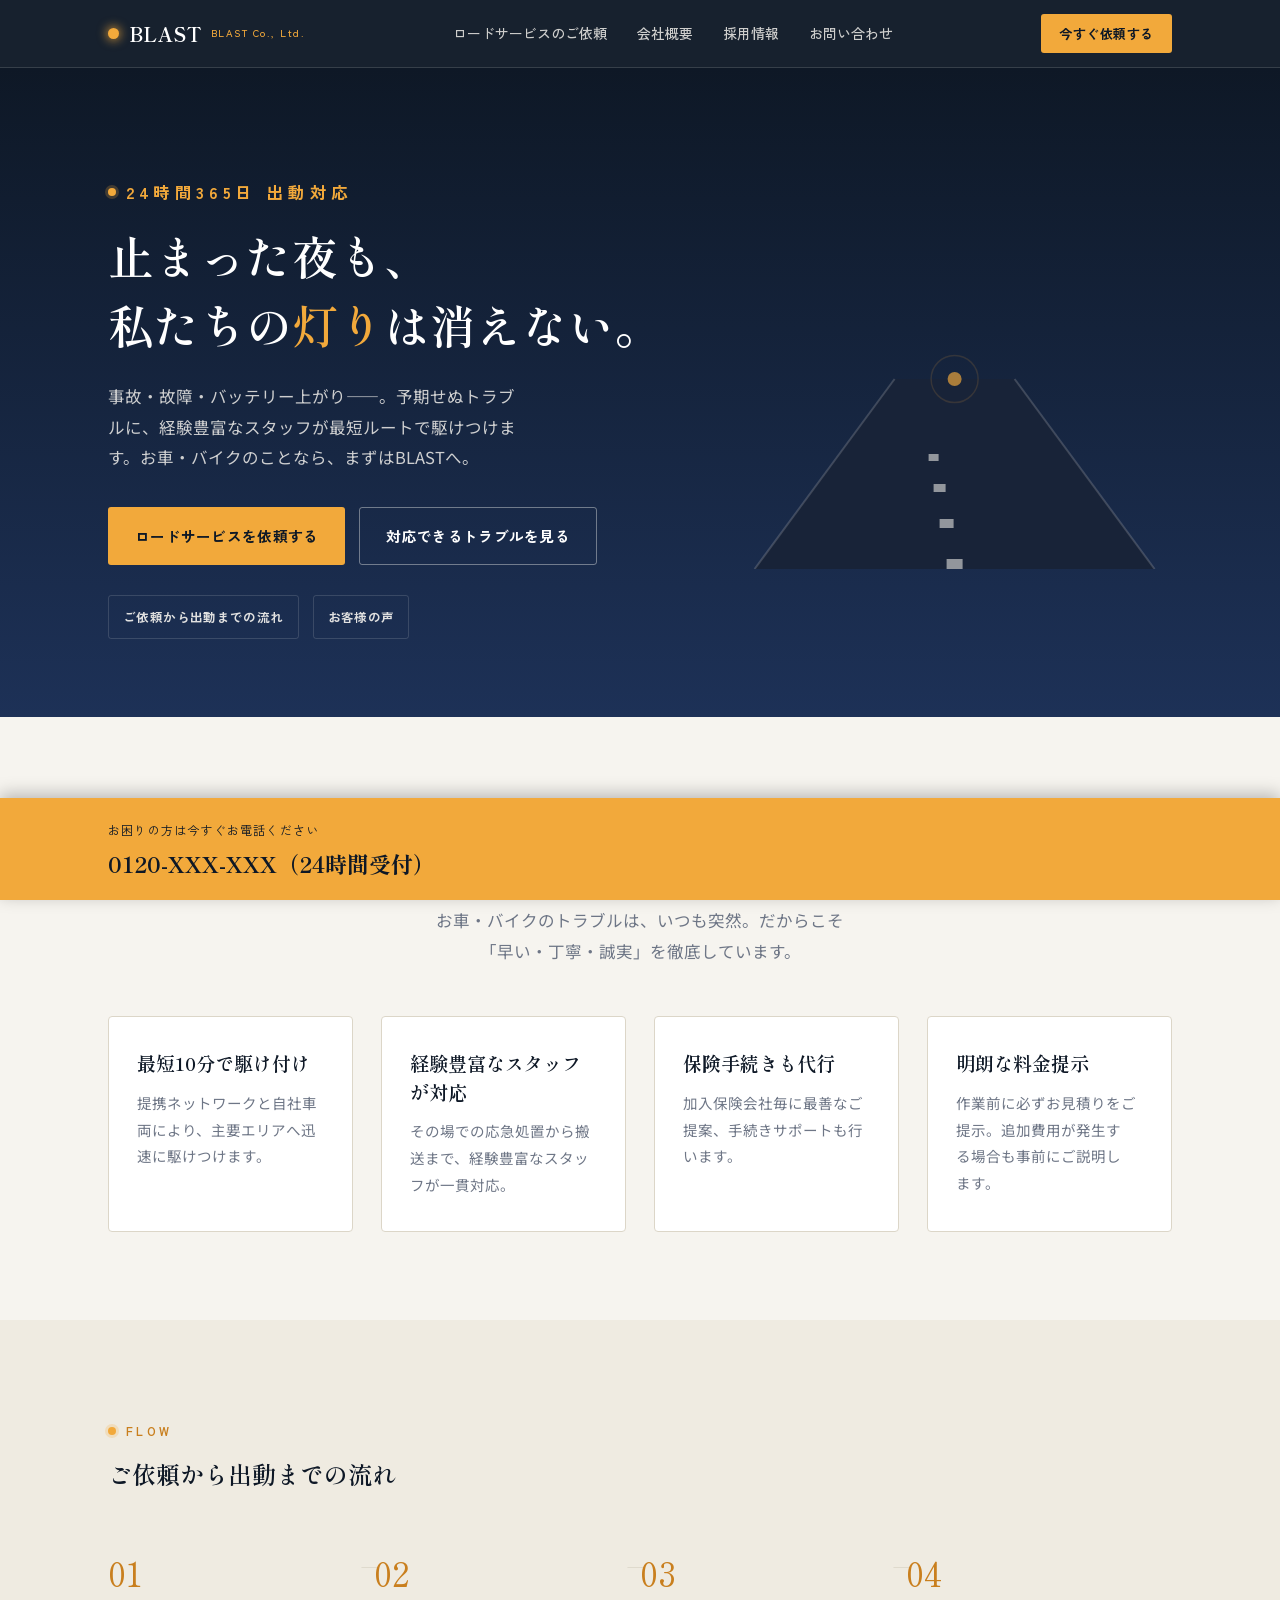
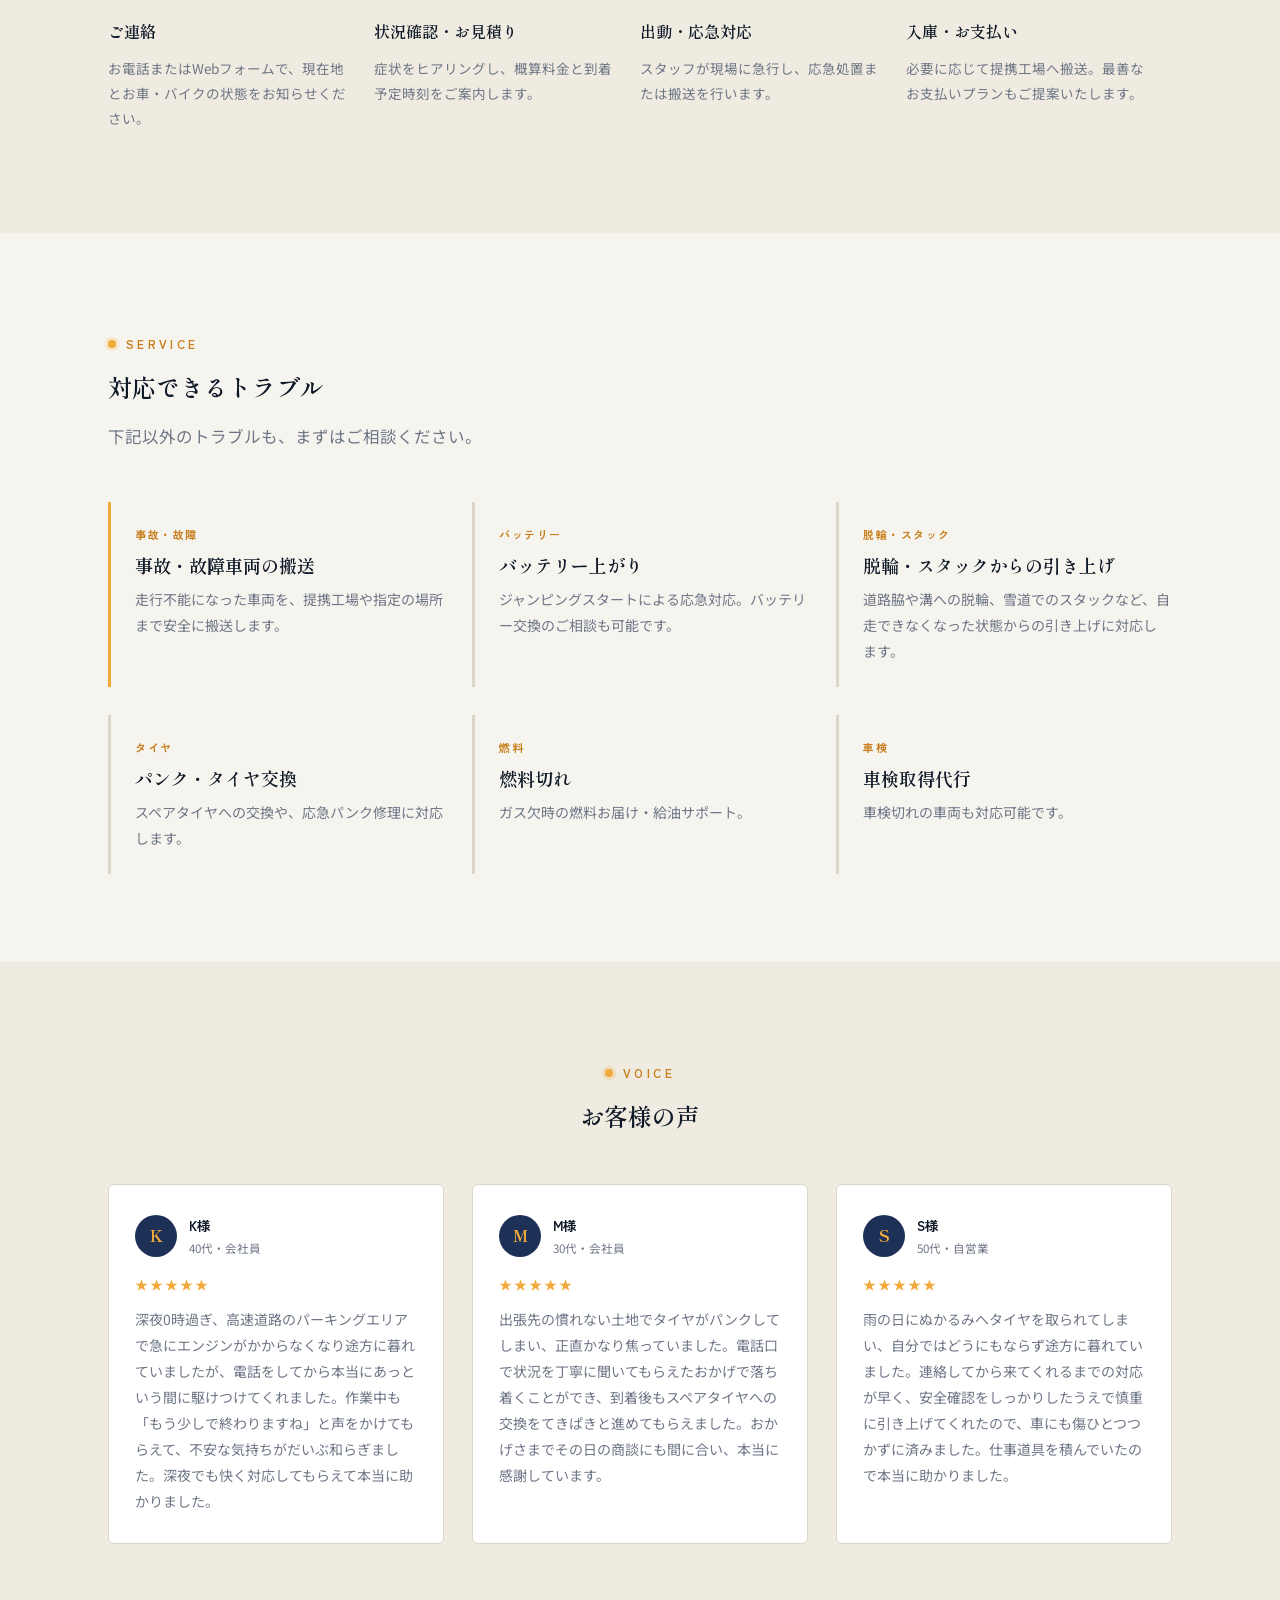
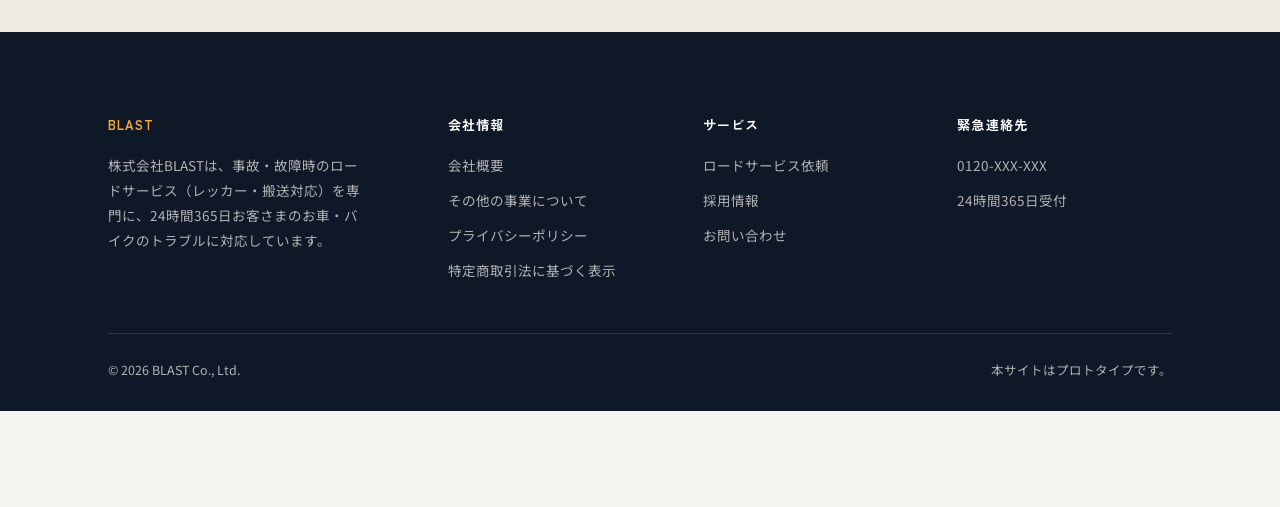
<file: index.html>
<!DOCTYPE html>
<html lang="ja">
<head>
<meta charset="UTF-8">
<meta name="viewport" content="width=device-width, initial-scale=1.0">
<title>株式会社BLAST｜24時間365日のロードサービス</title>
<meta name="description" content="株式会社BLASTは、事故・故障時のロードサービス（レッカー・搬送対応）を専門に、24時間365日お客さまのお車・バイクのトラブルに対応します。">
<link rel="stylesheet" href="css/style.css">
</head>
<body class="has-fixed-bar">

<header class="site-header">
  <nav class="nav">
    <a href="index.html" class="brand"><span class="beacon-dot"></span>BLAST<small>BLAST Co., Ltd.</small></a>
    <ul class="nav-links" id="navLinks">
      <li><a href="order.html">ロードサービスのご依頼</a></li>
      <li><a href="company.html">会社概要</a></li>
      <li><a href="recruit.html">採用情報</a></li>
      <li><a href="contact.html">お問い合わせ</a></li>
    </ul>
    <div style="display:flex; align-items:center; gap:14px;">
      <button type="button" class="nav-cta" onclick="openQuickOrder(event)">今すぐ依頼する</button>
      <button type="button" class="nav-toggle" id="navToggle" onclick="toggleNav()" aria-label="メニューを開く">
        <span></span><span></span><span></span>
      </button>
    </div>
  </nav>
</header>

<script>
function toggleNav(){
  document.getElementById('navLinks').classList.toggle('open');
  document.getElementById('navToggle').classList.toggle('open');
}
</script>

<section class="hero">
  <div class="wrap">
    <div>
      <p class="eyebrow" style="color:var(--beacon)">24時間365日 出動対応</p>
      <h1>止まった夜も、<br>私たちの<em>灯り</em>は消えない。</h1>
      <p>事故・故障・バッテリー上がり——。予期せぬトラブルに、経験豊富なスタッフが最短ルートで駆けつけます。お車・バイクのことなら、まずはBLASTへ。</p>
      <div class="hero-cta">
        <a href="order.html" class="btn btn-primary">ロードサービスを依頼する</a>
        <a href="#trouble" class="btn btn-ghost">対応できるトラブルを見る</a>
      </div>
      <div class="hero-badges">
        <a href="#flow" class="badge" style="text-decoration:none;">ご依頼から出動までの流れ</a>
        <a href="#voice" class="badge" style="text-decoration:none;">お客様の声</a>
      </div>
    </div>
    <div class="hero-road">
      <svg viewBox="0 0 400 340" xmlns="http://www.w3.org/2000/svg">
        <defs>
          <linearGradient id="skyGrad" x1="0" y1="0" x2="0" y2="1">
            <stop offset="0%" stop-color="#0E1826"/>
            <stop offset="100%" stop-color="#1D3157"/>
          </linearGradient>
        </defs>
        <rect width="400" height="340" fill="url(#skyGrad)" opacity="0"/>
        <!-- road converging lines -->
        <polygon points="0,340 400,340 260,150 140,150" fill="#182338"/>
        <line x1="140" y1="150" x2="0" y2="340" stroke="rgba(246,244,239,0.18)" stroke-width="2"/>
        <line x1="260" y1="150" x2="400" y2="340" stroke="rgba(246,244,239,0.18)" stroke-width="2"/>
        <g opacity="0.55">
          <rect x="192" y="330" width="16" height="10" fill="#F6F4EF"/>
          <rect x="185" y="290" width="14" height="9" fill="#F6F4EF"/>
          <rect x="179" y="255" width="12" height="8" fill="#F6F4EF"/>
          <rect x="174" y="225" width="10" height="7" fill="#F6F4EF"/>
        </g>
        <!-- beacon -->
        <circle cx="200" cy="150" r="7" fill="#F2A93B">
          <animate attributeName="opacity" values="1;0.35;1" dur="2.2s" repeatCount="indefinite"/>
        </circle>
        <circle cx="200" cy="150" r="16" fill="none" stroke="#F2A93B" stroke-width="1.5" opacity="0.5">
          <animate attributeName="r" values="10;28" dur="2.2s" repeatCount="indefinite"/>
          <animate attributeName="opacity" values="0.55;0" dur="2.2s" repeatCount="indefinite"/>
        </circle>
      </svg>
    </div>
  </div>
</section>

<div class="road-emergency fixed-bottom">
  <div class="wrap">
    <div><span class="label">お困りの方は今すぐお電話ください</span><br><span class="tel">0120-XXX-XXX（24時間受付）</span></div>
  </div>
</div>

<section>
  <div class="wrap">
    <div class="section-head center">
      <p class="eyebrow">WHY BLAST</p>
      <h2>選ばれる、4つの理由</h2>
      <p class="lead">お車・バイクのトラブルは、いつも突然。だからこそ<br>「早い・丁寧・誠実」を徹底しています。</p>
    </div>
    <div class="grid grid-4">
      <div class="card"><h3>最短10分で駆け付け</h3><p>提携ネットワークと自社車両により、主要エリアへ迅速に駆けつけます。</p></div>
      <div class="card"><h3>経験豊富なスタッフが対応</h3><p>その場での応急処置から搬送まで、経験豊富なスタッフが一貫対応。</p></div>
      <div class="card"><h3>保険手続きも代行</h3><p>加入保険会社毎に最善なご提案、手続きサポートも行います。</p></div>
      <div class="card"><h3>明朗な料金提示</h3><p>作業前に必ずお見積りをご提示。追加費用が発生する場合も事前にご説明します。</p></div>
    </div>
  </div>
</section>

<section class="section-alt" id="flow">
  <div class="wrap">
    <div class="section-head">
      <p class="eyebrow">FLOW</p>
      <h2>ご依頼から出動までの流れ</h2>
    </div>
    <div class="steps">
      <div class="step"><span class="num">01</span><h4>ご連絡</h4><p>お電話またはWebフォームで、現在地とお車・バイクの状態をお知らせください。</p></div>
      <div class="step"><span class="num">02</span><h4>状況確認・お見積り</h4><p>症状をヒアリングし、概算料金と到着予定時刻をご案内します。</p></div>
      <div class="step"><span class="num">03</span><h4>出動・応急対応</h4><p>スタッフが現場に急行し、応急処置または搬送を行います。</p></div>
      <div class="step"><span class="num">04</span><h4>入庫・お支払い</h4><p>必要に応じて提携工場へ搬送。最善なお支払いプランもご提案いたします。</p></div>
    </div>
  </div>
</section>

<section id="trouble">
  <div class="wrap">
    <div class="section-head">
      <p class="eyebrow">SERVICE</p>
      <h2>対応できるトラブル</h2>
      <p class="lead">下記以外のトラブルも、まずはご相談ください。</p>
    </div>
    <div class="grid grid-3">
      <div class="service-card main"><span class="tag">事故・故障</span><h3>事故・故障車両の搬送</h3><p>走行不能になった車両を、提携工場や指定の場所まで安全に搬送します。</p></div>
      <div class="service-card"><span class="tag">バッテリー</span><h3>バッテリー上がり</h3><p>ジャンピングスタートによる応急対応。バッテリー交換のご相談も可能です。</p></div>
      <div class="service-card"><span class="tag">脱輪・スタック</span><h3>脱輪・スタックからの引き上げ</h3><p>道路脇や溝への脱輪、雪道でのスタックなど、自走できなくなった状態からの引き上げに対応します。</p></div>
      <div class="service-card"><span class="tag">タイヤ</span><h3>パンク・タイヤ交換</h3><p>スペアタイヤへの交換や、応急パンク修理に対応します。</p></div>
      <div class="service-card"><span class="tag">燃料</span><h3>燃料切れ</h3><p>ガス欠時の燃料お届け・給油サポート。</p></div>
      <div class="service-card"><span class="tag">車検</span><h3>車検取得代行</h3><p>車検切れの車両も対応可能です。</p></div>
    </div>
  </div>
</section>


<section class="section-alt" id="voice">
  <div class="wrap">
    <div class="section-head center">
      <p class="eyebrow">VOICE</p>
      <h2>お客様の声</h2>
    </div>
    <div class="grid grid-3">
      <div class="review-card">
        <div class="review-top">
          <div class="avatar-circle">K</div>
          <div><div class="review-name">K様</div><div class="review-meta">40代・会社員</div></div>
        </div>
        <div class="stars">★★★★★</div>
        <p>深夜0時過ぎ、高速道路のパーキングエリアで急にエンジンがかからなくなり途方に暮れていましたが、電話をしてから本当にあっという間に駆けつけてくれました。作業中も「もう少しで終わりますね」と声をかけてもらえて、不安な気持ちがだいぶ和らぎました。深夜でも快く対応してもらえて本当に助かりました。</p>
      </div>
      <div class="review-card">
        <div class="review-top">
          <div class="avatar-circle">M</div>
          <div><div class="review-name">M様</div><div class="review-meta">30代・会社員</div></div>
        </div>
        <div class="stars">★★★★★</div>
        <p>出張先の慣れない土地でタイヤがパンクしてしまい、正直かなり焦っていました。電話口で状況を丁寧に聞いてもらえたおかげで落ち着くことができ、到着後もスペアタイヤへの交換をてきぱきと進めてもらえました。おかげさまでその日の商談にも間に合い、本当に感謝しています。</p>
      </div>
      <div class="review-card">
        <div class="review-top">
          <div class="avatar-circle">S</div>
          <div><div class="review-name">S様</div><div class="review-meta">50代・自営業</div></div>
        </div>
        <div class="stars">★★★★★</div>
        <p>雨の日にぬかるみへタイヤを取られてしまい、自分ではどうにもならず途方に暮れていました。連絡してから来てくれるまでの対応が早く、安全確認をしっかりしたうえで慎重に引き上げてくれたので、車にも傷ひとつつかずに済みました。仕事道具を積んでいたので本当に助かりました。</p>
      </div>
    </div>
  </div>
</section>

<footer>
  <div class="wrap">
    <div class="footer-grid">
      <div>
        <h5 style="color:var(--beacon)">BLAST</h5>
        <p style="font-size:13.5px; max-width:32ch;">株式会社BLASTは、事故・故障時のロードサービス（レッカー・搬送対応）を専門に、24時間365日お客さまのお車・バイクのトラブルに対応しています。</p>
      </div>
      <div>
        <h5>会社情報</h5>
        <ul>
          <li><a href="company.html">会社概要</a></li>
          <li><a href="company.html#other-business">その他の事業について</a></li>
          <li><a href="privacy.html">プライバシーポリシー</a></li>
          <li><a href="tokushoho.html">特定商取引法に基づく表示</a></li>
        </ul>
      </div>
      <div>
        <h5>サービス</h5>
        <ul>
          <li><a href="order.html">ロードサービス依頼</a></li>
          <li><a href="recruit.html">採用情報</a></li>
          <li><a href="contact.html">お問い合わせ</a></li>
        </ul>
      </div>
      <div>
        <h5>緊急連絡先</h5>
        <ul>
          <li>0120-XXX-XXX</li>
          <li>24時間365日受付</li>
        </ul>
      </div>
    </div>
    <div class="footer-bottom">
      <span>&copy; 2026 BLAST Co., Ltd.</span>
      <span>本サイトはプロトタイプです。</span>
    </div>
  </div>
</footer>


<div class="modal-overlay" id="quickOrderModal">
  <div class="modal-box">
    <button class="modal-close" onclick="closeQuickOrder()" aria-label="閉じる">×</button>
    <h3>ご依頼方法を選択してください</h3>
    <p>お急ぎの場合はお電話が最短です。お急ぎでない場合はWebフォームからもご依頼いただけます。</p>
    <div class="modal-choice">
      <a href="tel:0120XXXXXX" class="btn btn-primary">電話をかける（0120-XXX-XXX）</a>
      <a href="order.html" class="btn btn-dark">Web依頼フォームへ進む</a>
    </div>
  </div>
</div>

<script>
function openQuickOrder(e){
  if(e) e.preventDefault();
  document.getElementById('quickOrderModal').classList.add('open');
}
function closeQuickOrder(){
  document.getElementById('quickOrderModal').classList.remove('open');
}
</script>

</body>
</html>
</file>
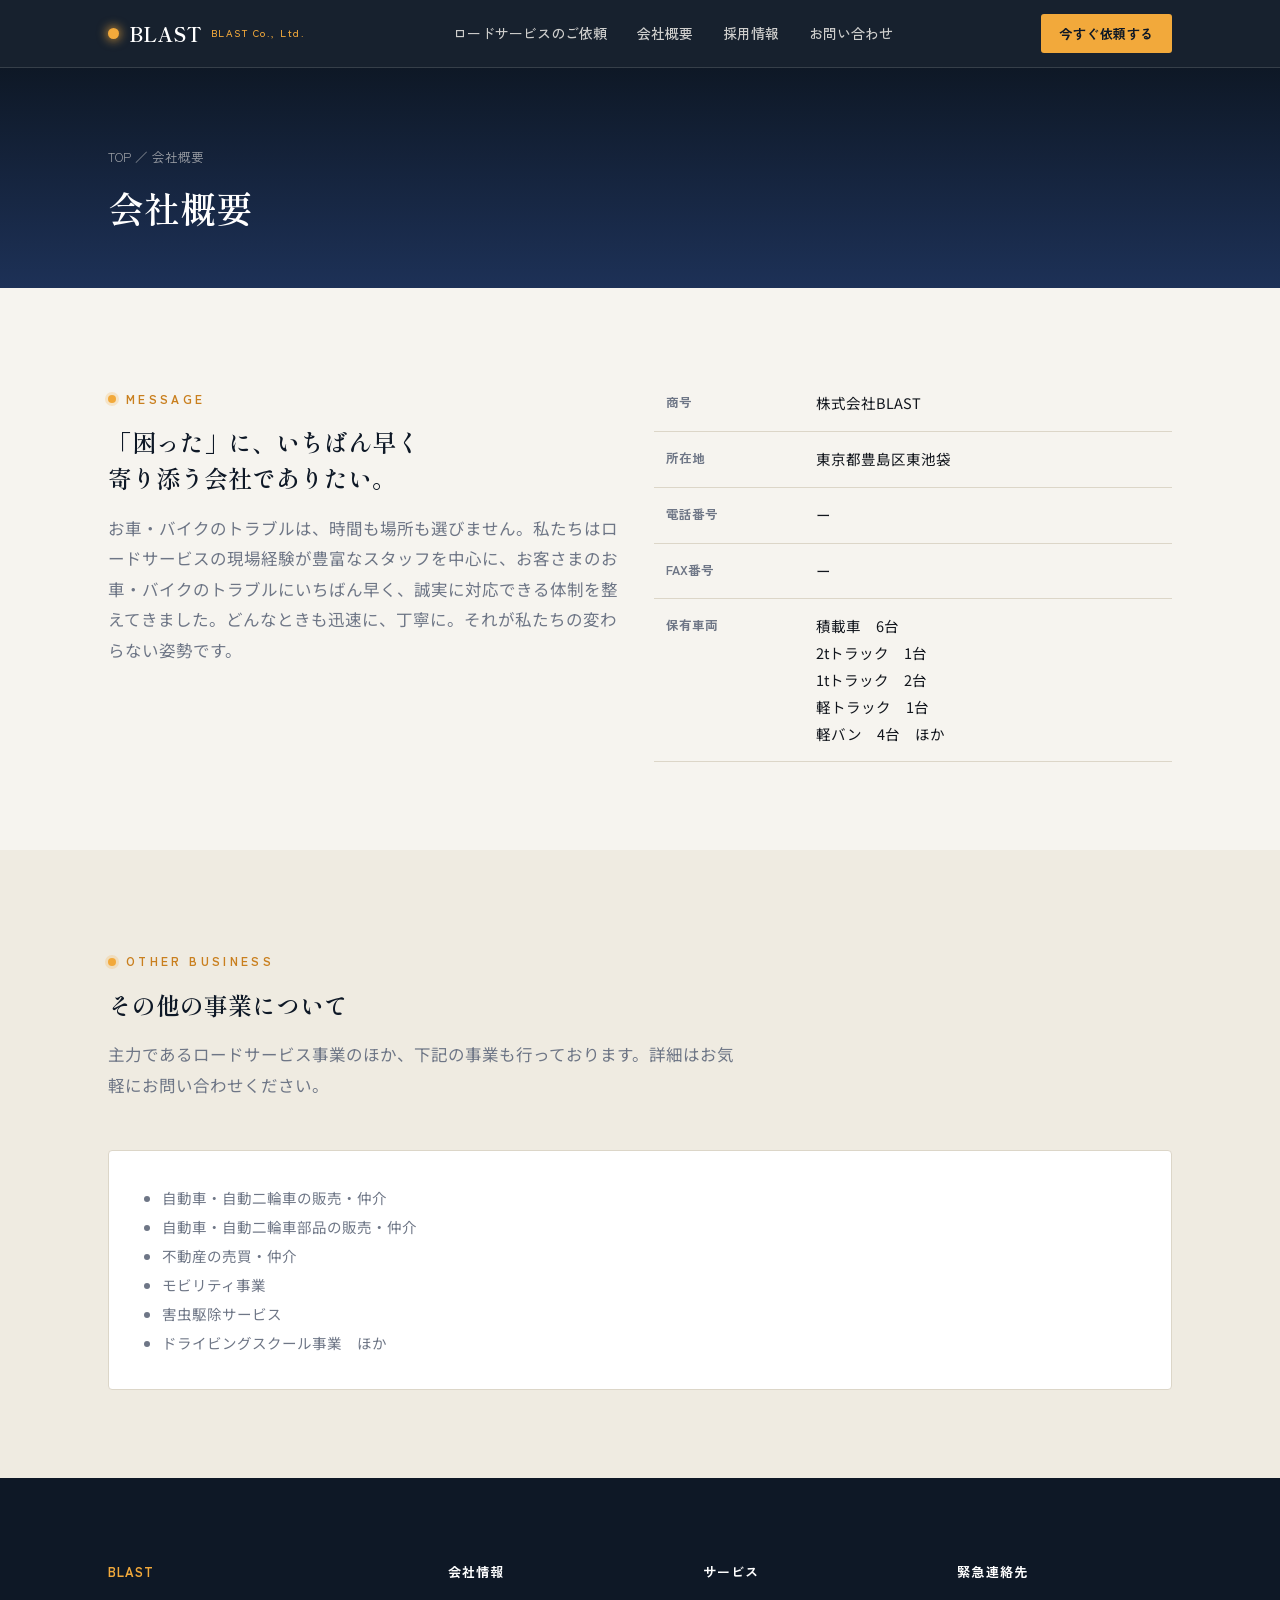
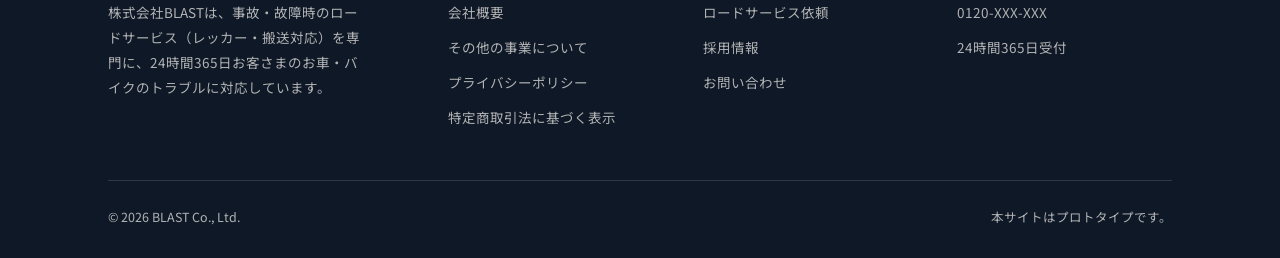
<file: company.html>
<!DOCTYPE html>
<html lang="ja">
<head>
<meta charset="UTF-8">
<meta name="viewport" content="width=device-width, initial-scale=1.0">
<title>会社概要｜株式会社BLAST</title>
<link rel="stylesheet" href="css/style.css">
</head>
<body>

<header class="site-header">
  <nav class="nav">
    <a href="index.html" class="brand"><span class="beacon-dot"></span>BLAST<small>BLAST Co., Ltd.</small></a>
    <ul class="nav-links" id="navLinks">
      <li><a href="order.html">ロードサービスのご依頼</a></li>
      <li><a href="company.html">会社概要</a></li>
      <li><a href="recruit.html">採用情報</a></li>
      <li><a href="contact.html">お問い合わせ</a></li>
    </ul>
    <div style="display:flex; align-items:center; gap:14px;">
      <button type="button" class="nav-cta" onclick="openQuickOrder(event)">今すぐ依頼する</button>
      <button type="button" class="nav-toggle" id="navToggle" onclick="toggleNav()" aria-label="メニューを開く">
        <span></span><span></span><span></span>
      </button>
    </div>
  </nav>
</header>

<script>
function toggleNav(){
  document.getElementById('navLinks').classList.toggle('open');
  document.getElementById('navToggle').classList.toggle('open');
}
</script>

<div class="page-header">
  <div class="wrap">
    <p class="breadcrumb"><a href="index.html">TOP</a> ／ 会社概要</p>
    <h1>会社概要</h1>
  </div>
</div>

<section>
  <div class="wrap">
    <div class="grid grid-2" style="align-items:start;">
      <div>
        <p class="eyebrow">MESSAGE</p>
        <h2>「困った」に、いちばん早く<br>寄り添う会社でありたい。</h2>
        <p class="lead">お車・バイクのトラブルは、時間も場所も選びません。私たちはロードサービスの現場経験が豊富なスタッフを中心に、お客さまのお車・バイクのトラブルにいちばん早く、誠実に対応できる体制を整えてきました。どんなときも迅速に、丁寧に。それが私たちの変わらない姿勢です。</p>
      </div>
      <table class="reg-table">
        <tr><th>商号</th><td>株式会社BLAST</td></tr>
        <tr><th>所在地</th><td>東京都豊島区東池袋</td></tr>
        <tr><th>電話番号</th><td>ー</td></tr>
        <tr><th>FAX番号</th><td>ー</td></tr>
        <tr><th>保有車両</th><td>積載車　6台<br>2tトラック　1台<br>1tトラック　2台<br>軽トラック　1台<br>軽バン　4台　ほか</td></tr>
      </table>
    </div>
  </div>
</section>

<section class="section-alt" id="other-business">
  <div class="wrap">
    <div class="section-head">
      <p class="eyebrow">OTHER BUSINESS</p>
      <h2>その他の事業について</h2>
      <p class="lead">主力であるロードサービス事業のほか、下記の事業も行っております。詳細はお気軽にお問い合わせください。</p>
    </div>
    <div class="card" style="padding:32px 36px;">
      <ul style="margin:0; padding-left:1.2em; color:var(--steel); font-size:14.5px; line-height:2;">
        <li>自動車・自動二輪車の販売・仲介</li>
        <li>自動車・自動二輪車部品の販売・仲介</li>
        <li>不動産の売買・仲介</li>
        <li>モビリティ事業</li>
        <li>害虫駆除サービス</li>
        <li>ドライビングスクール事業　ほか</li>
      </ul>
    </div>
  </div>
</section>

<footer>
  <div class="wrap">
    <div class="footer-grid">
      <div>
        <h5 style="color:var(--beacon)">BLAST</h5>
        <p style="font-size:13.5px; max-width:32ch;">株式会社BLASTは、事故・故障時のロードサービス（レッカー・搬送対応）を専門に、24時間365日お客さまのお車・バイクのトラブルに対応しています。</p>
      </div>
      <div>
        <h5>会社情報</h5>
        <ul>
          <li><a href="company.html">会社概要</a></li>
          <li><a href="company.html#other-business">その他の事業について</a></li>
          <li><a href="privacy.html">プライバシーポリシー</a></li>
          <li><a href="tokushoho.html">特定商取引法に基づく表示</a></li>
        </ul>
      </div>
      <div>
        <h5>サービス</h5>
        <ul>
          <li><a href="order.html">ロードサービス依頼</a></li>
          <li><a href="recruit.html">採用情報</a></li>
          <li><a href="contact.html">お問い合わせ</a></li>
        </ul>
      </div>
      <div>
        <h5>緊急連絡先</h5>
        <ul>
          <li>0120-XXX-XXX</li>
          <li>24時間365日受付</li>
        </ul>
      </div>
    </div>
    <div class="footer-bottom">
      <span>&copy; 2026 BLAST Co., Ltd.</span>
      <span>本サイトはプロトタイプです。</span>
    </div>
  </div>
</footer>


<div class="modal-overlay" id="quickOrderModal">
  <div class="modal-box">
    <button class="modal-close" onclick="closeQuickOrder()" aria-label="閉じる">×</button>
    <h3>ご依頼方法を選択してください</h3>
    <p>お急ぎの場合はお電話が最短です。お急ぎでない場合はWebフォームからもご依頼いただけます。</p>
    <div class="modal-choice">
      <a href="tel:0120XXXXXX" class="btn btn-primary">電話をかける（0120-XXX-XXX）</a>
      <a href="order.html" class="btn btn-dark">Web依頼フォームへ進む</a>
    </div>
  </div>
</div>

<script>
function openQuickOrder(e){
  if(e) e.preventDefault();
  document.getElementById('quickOrderModal').classList.add('open');
}
function closeQuickOrder(){
  document.getElementById('quickOrderModal').classList.remove('open');
}
</script>

</body>
</html>
</file>
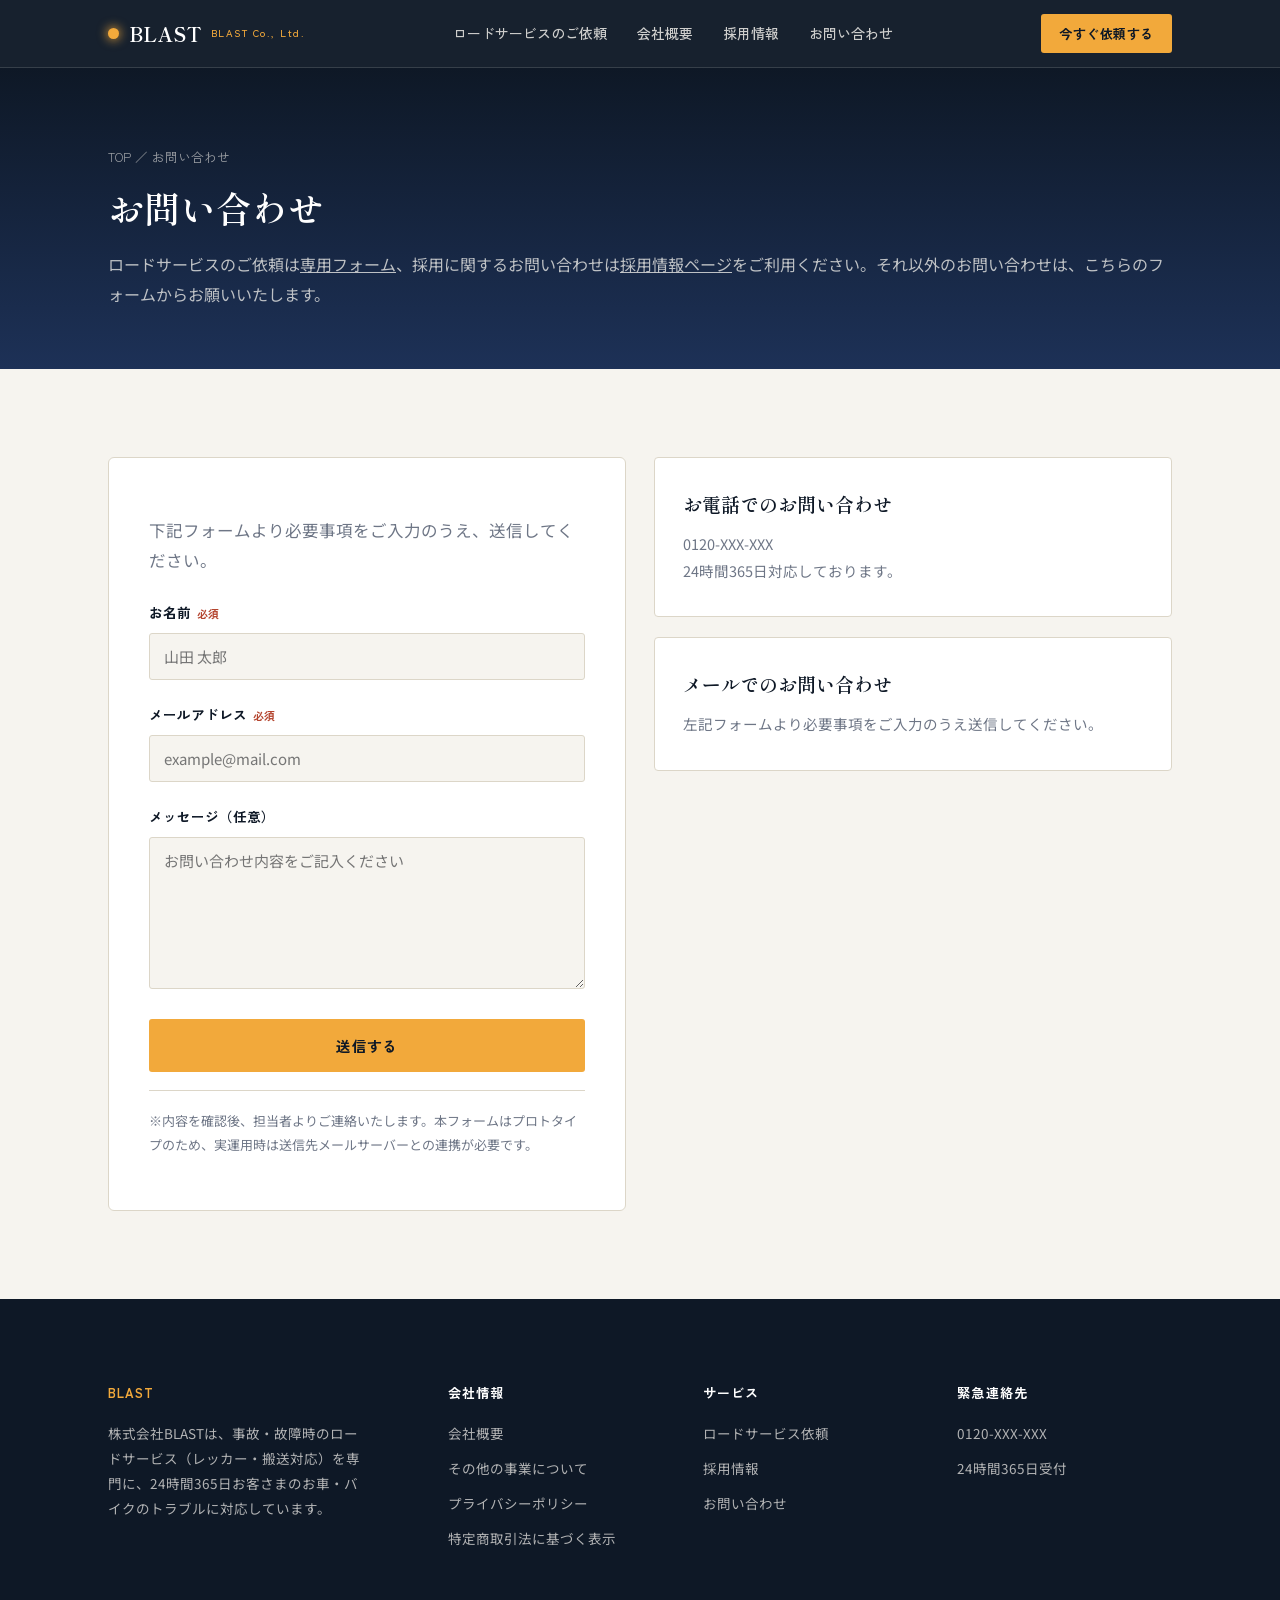
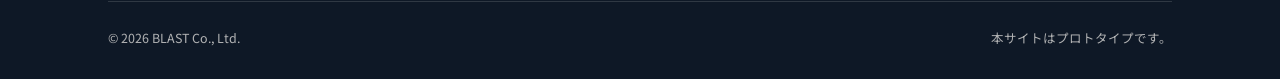
<file: contact.html>
<!DOCTYPE html>
<html lang="ja">
<head>
<meta charset="UTF-8">
<meta name="viewport" content="width=device-width, initial-scale=1.0">
<title>お問い合わせ｜株式会社BLAST</title>
<link rel="stylesheet" href="css/style.css">
</head>
<body>

<header class="site-header">
  <nav class="nav">
    <a href="index.html" class="brand"><span class="beacon-dot"></span>BLAST<small>BLAST Co., Ltd.</small></a>
    <ul class="nav-links" id="navLinks">
      <li><a href="order.html">ロードサービスのご依頼</a></li>
      <li><a href="company.html">会社概要</a></li>
      <li><a href="recruit.html">採用情報</a></li>
      <li><a href="contact.html">お問い合わせ</a></li>
    </ul>
    <div style="display:flex; align-items:center; gap:14px;">
      <button type="button" class="nav-cta" onclick="openQuickOrder(event)">今すぐ依頼する</button>
      <button type="button" class="nav-toggle" id="navToggle" onclick="toggleNav()" aria-label="メニューを開く">
        <span></span><span></span><span></span>
      </button>
    </div>
  </nav>
</header>

<script>
function toggleNav(){
  document.getElementById('navLinks').classList.toggle('open');
  document.getElementById('navToggle').classList.toggle('open');
}
</script>

<div class="page-header">
  <div class="wrap">
    <p class="breadcrumb"><a href="index.html">TOP</a> ／ お問い合わせ</p>
    <h1>お問い合わせ</h1>
    <p style="color:rgba(246,244,239,0.75);">ロードサービスのご依頼は<a href="order.html" style="text-decoration:underline;">専用フォーム</a>、採用に関するお問い合わせは<a href="recruit.html" style="text-decoration:underline;">採用情報ページ</a>をご利用ください。それ以外のお問い合わせは、こちらのフォームからお願いいたします。</p>
  </div>
</div>

<section>
  <div class="wrap grid grid-2" style="align-items:start;">
    <div class="form-wrap">
      <p class="lead" style="margin-bottom:24px;">下記フォームより必要事項をご入力のうえ、送信してください。</p>
      <form id="contactForm" onsubmit="return handleContactSubmit(event)">
        <div class="form-row">
          <label>お名前<span class="req">必須</span></label>
          <input type="text" required placeholder="山田 太郎">
        </div>
        <div class="form-row">
          <label>メールアドレス<span class="req">必須</span></label>
          <input type="email" required placeholder="example@mail.com">
        </div>
        <div class="form-row">
          <label>メッセージ（任意）</label>
          <textarea rows="6" placeholder="お問い合わせ内容をご記入ください"></textarea>
        </div>
        <button type="submit" class="btn btn-primary" style="width:100%; justify-content:center;">送信する</button>
        <p class="form-submit-note">※内容を確認後、担当者よりご連絡いたします。本フォームはプロトタイプのため、実運用時は送信先メールサーバーとの連携が必要です。</p>
      </form>
      <div class="thanks-box" id="contactThanks">
        お問い合わせありがとうございます。内容を確認のうえ、担当より折り返しご連絡いたします。
      </div>
    </div>

    <div>
      <div class="card" style="margin-bottom:20px;">
        <h3>お電話でのお問い合わせ</h3>
        <p>0120-XXX-XXX<br>24時間365日対応しております。</p>
      </div>
      <div class="card">
        <h3>メールでのお問い合わせ</h3>
        <p>左記フォームより必要事項をご入力のうえ送信してください。</p>
      </div>
    </div>
  </div>
</section>

<footer>
  <div class="wrap">
    <div class="footer-grid">
      <div>
        <h5 style="color:var(--beacon)">BLAST</h5>
        <p style="font-size:13.5px; max-width:32ch;">株式会社BLASTは、事故・故障時のロードサービス（レッカー・搬送対応）を専門に、24時間365日お客さまのお車・バイクのトラブルに対応しています。</p>
      </div>
      <div>
        <h5>会社情報</h5>
        <ul>
          <li><a href="company.html">会社概要</a></li>
          <li><a href="company.html#other-business">その他の事業について</a></li>
          <li><a href="privacy.html">プライバシーポリシー</a></li>
          <li><a href="tokushoho.html">特定商取引法に基づく表示</a></li>
        </ul>
      </div>
      <div>
        <h5>サービス</h5>
        <ul>
          <li><a href="order.html">ロードサービス依頼</a></li>
          <li><a href="recruit.html">採用情報</a></li>
          <li><a href="contact.html">お問い合わせ</a></li>
        </ul>
      </div>
      <div>
        <h5>緊急連絡先</h5>
        <ul>
          <li>0120-XXX-XXX</li>
          <li>24時間365日受付</li>
        </ul>
      </div>
    </div>
    <div class="footer-bottom">
      <span>&copy; 2026 BLAST Co., Ltd.</span>
      <span>本サイトはプロトタイプです。</span>
    </div>
  </div>
</footer>

<script>
function handleContactSubmit(e){
  e.preventDefault();
  document.getElementById('contactForm').style.display = 'none';
  document.getElementById('contactThanks').style.display = 'block';
  return false;
}
</script>


<div class="modal-overlay" id="quickOrderModal">
  <div class="modal-box">
    <button class="modal-close" onclick="closeQuickOrder()" aria-label="閉じる">×</button>
    <h3>ご依頼方法を選択してください</h3>
    <p>お急ぎの場合はお電話が最短です。お急ぎでない場合はWebフォームからもご依頼いただけます。</p>
    <div class="modal-choice">
      <a href="tel:0120XXXXXX" class="btn btn-primary">電話をかける（0120-XXX-XXX）</a>
      <a href="order.html" class="btn btn-dark">Web依頼フォームへ進む</a>
    </div>
  </div>
</div>

<script>
function openQuickOrder(e){
  if(e) e.preventDefault();
  document.getElementById('quickOrderModal').classList.add('open');
}
function closeQuickOrder(){
  document.getElementById('quickOrderModal').classList.remove('open');
}
</script>

</body>
</html>
</file>
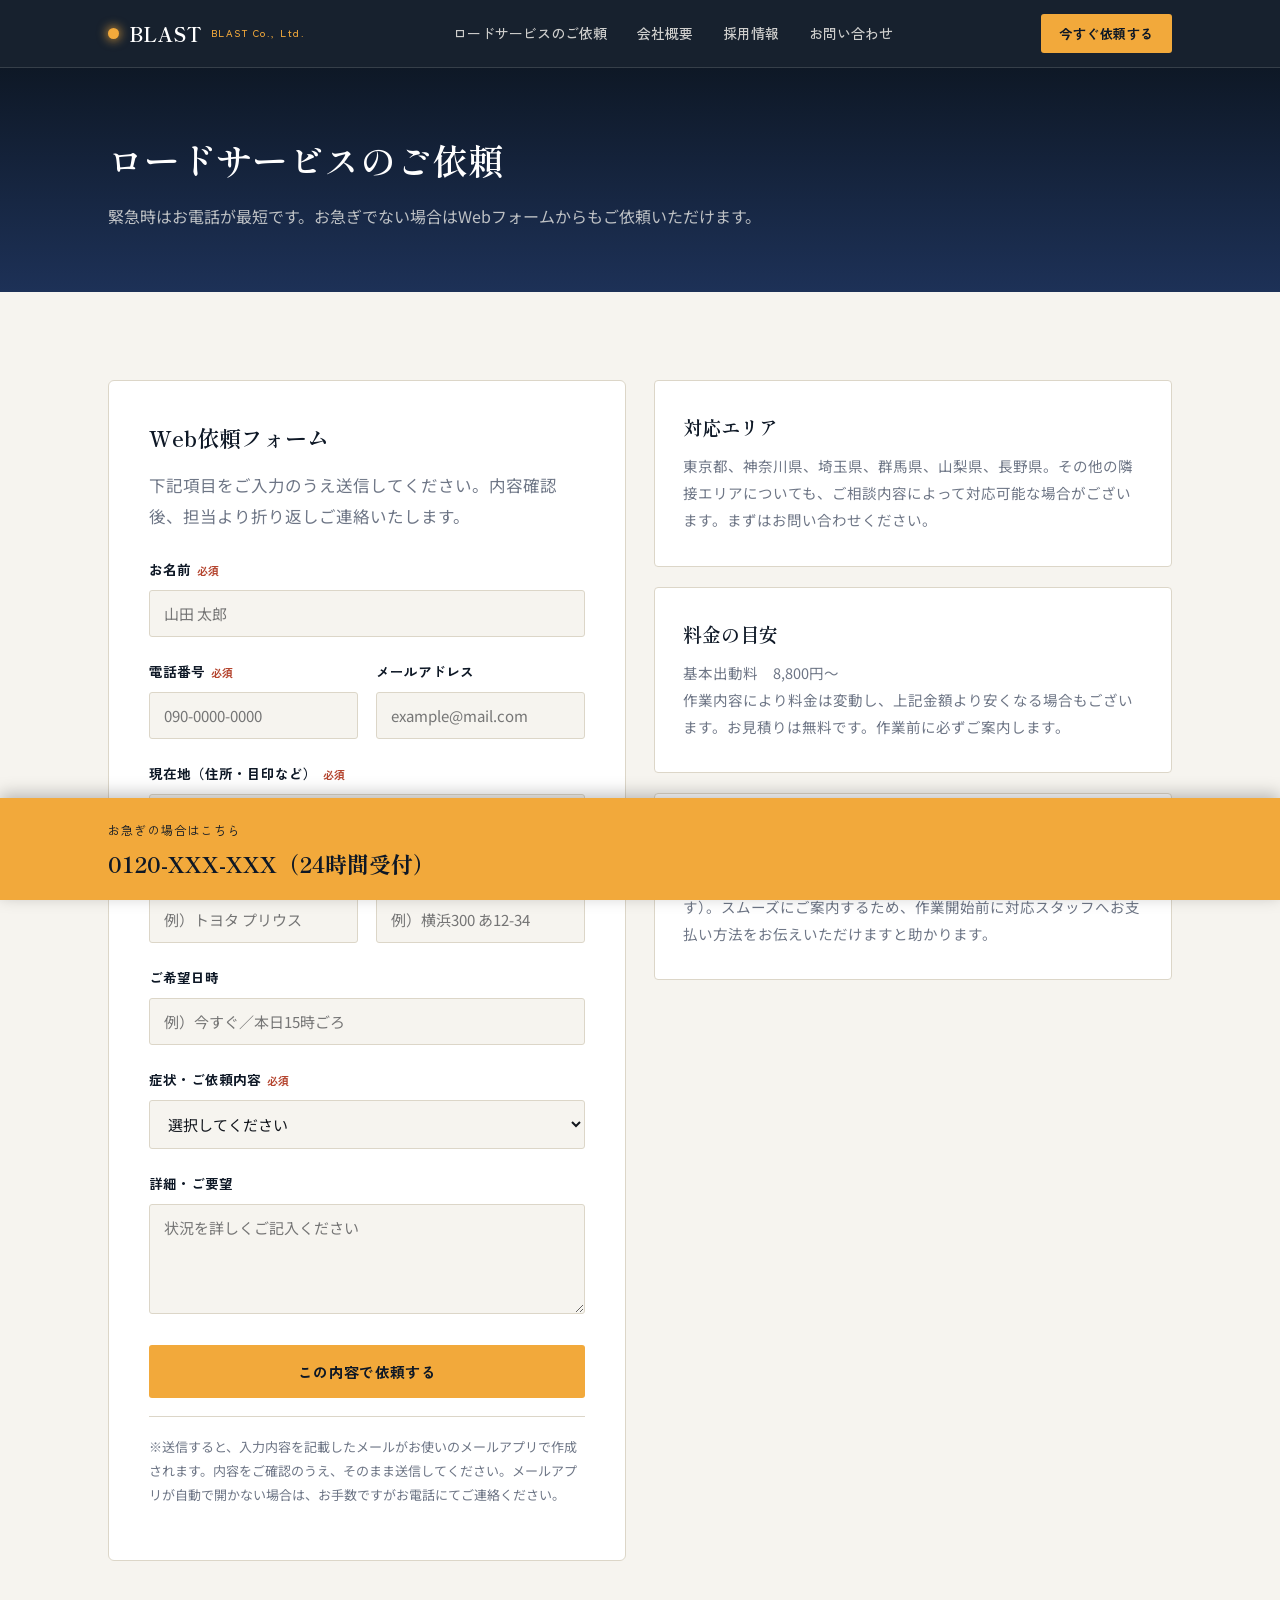
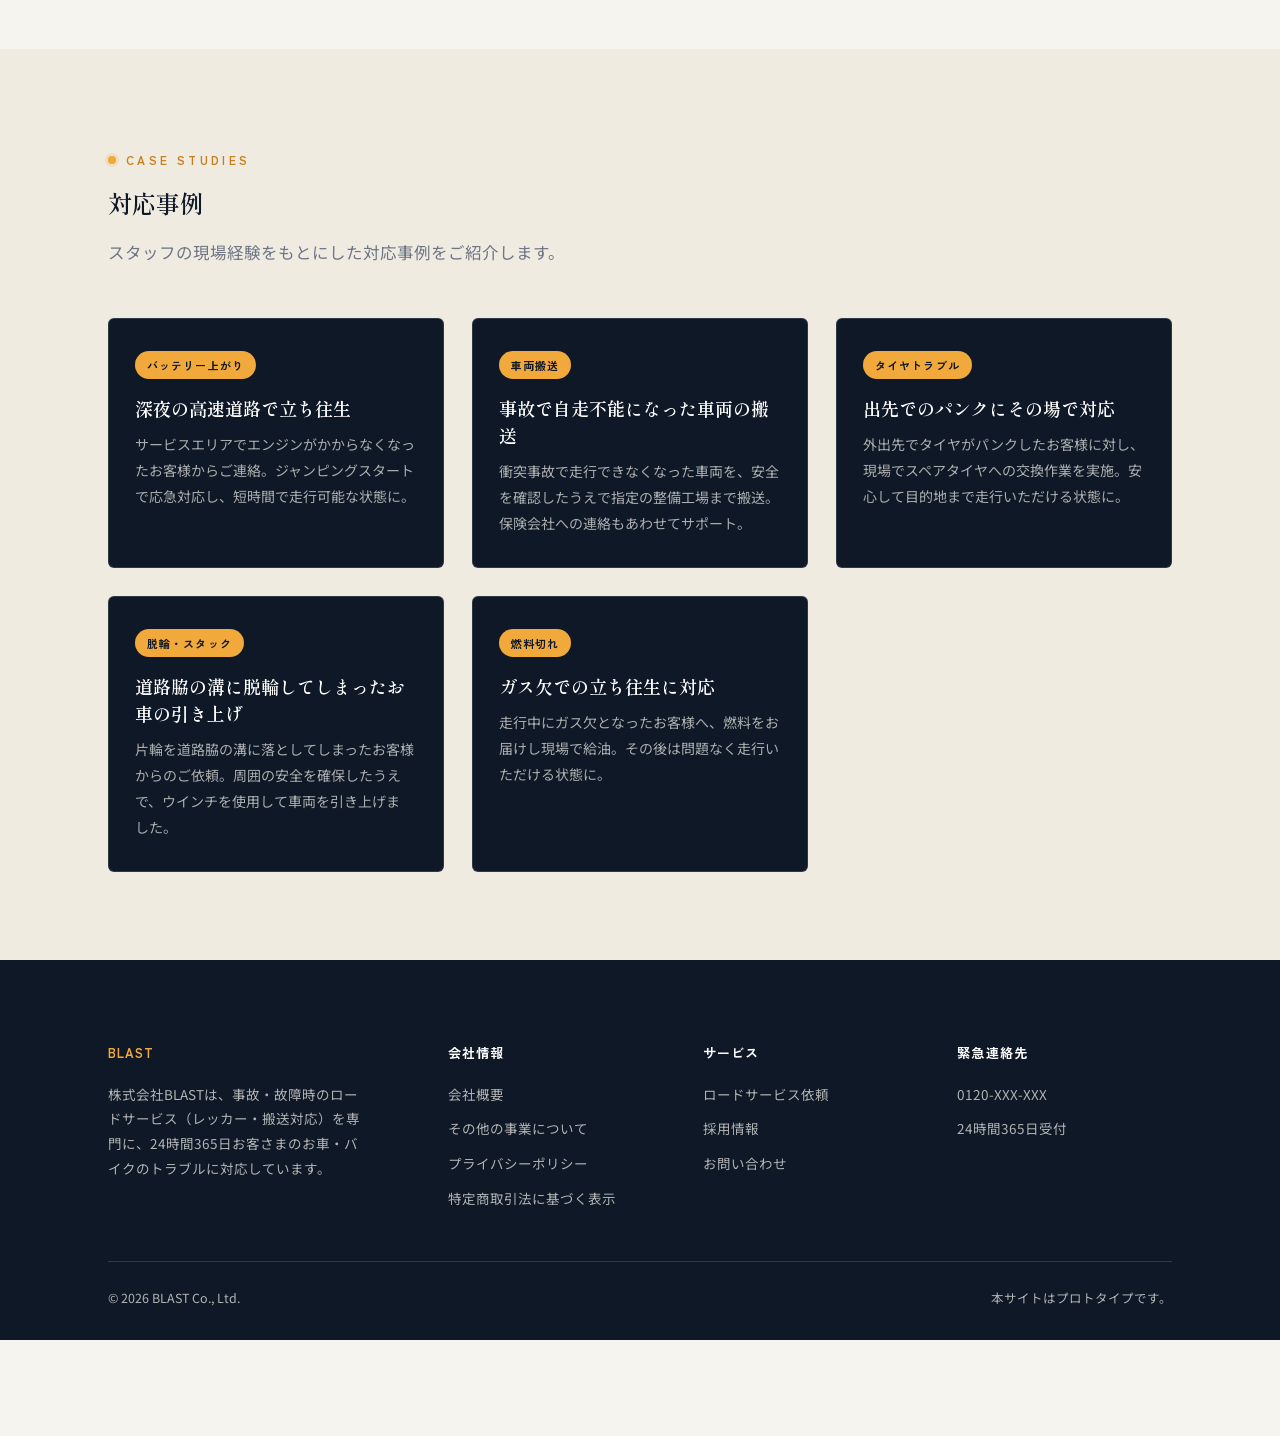
<file: order.html>
<!DOCTYPE html>
<html lang="ja">
<head>
<meta charset="UTF-8">
<meta name="viewport" content="width=device-width, initial-scale=1.0">
<title>ご依頼・お見積り｜株式会社BLAST</title>
<link rel="stylesheet" href="css/style.css">
</head>
<body class="has-fixed-bar">

<header class="site-header">
  <nav class="nav">
    <a href="index.html" class="brand"><span class="beacon-dot"></span>BLAST<small>BLAST Co., Ltd.</small></a>
    <ul class="nav-links" id="navLinks">
      <li><a href="order.html">ロードサービスのご依頼</a></li>
      <li><a href="company.html">会社概要</a></li>
      <li><a href="recruit.html">採用情報</a></li>
      <li><a href="contact.html">お問い合わせ</a></li>
    </ul>
    <div style="display:flex; align-items:center; gap:14px;">
      <button type="button" class="nav-cta" onclick="openQuickOrder(event)">今すぐ依頼する</button>
      <button type="button" class="nav-toggle" id="navToggle" onclick="toggleNav()" aria-label="メニューを開く">
        <span></span><span></span><span></span>
      </button>
    </div>
  </nav>
</header>

<script>
function toggleNav(){
  document.getElementById('navLinks').classList.toggle('open');
  document.getElementById('navToggle').classList.toggle('open');
}
</script>

<div class="page-header">
  <div class="wrap">
    <h1>ロードサービスのご依頼</h1>
    <p style="color:rgba(246,244,239,0.75);">緊急時はお電話が最短です。お急ぎでない場合はWebフォームからもご依頼いただけます。</p>
  </div>
</div>

<div class="road-emergency fixed-bottom">
  <div class="wrap">
    <div><span class="label">お急ぎの場合はこちら</span><br><span class="tel">0120-XXX-XXX（24時間受付）</span></div>
  </div>
</div>

<section>
  <div class="wrap grid grid-2" style="align-items:start;">
    <div class="form-wrap">
      <h2 style="font-size:22px; margin-bottom:6px;">Web依頼フォーム</h2>
      <p class="lead" style="margin-bottom:26px;">下記項目をご入力のうえ送信してください。内容確認後、担当より折り返しご連絡いたします。</p>

      <form id="orderForm" onsubmit="return handleOrderSubmit(event)">
        <div class="form-row">
          <label>お名前<span class="req">必須</span></label>
          <input type="text" id="f_name" required placeholder="山田 太郎">
        </div>
        <div class="form-cols">
          <div class="form-row">
            <label>電話番号<span class="req">必須</span></label>
            <input type="tel" id="f_tel" required placeholder="090-0000-0000">
          </div>
          <div class="form-row">
            <label>メールアドレス</label>
            <input type="email" id="f_email" placeholder="example@mail.com">
          </div>
        </div>
        <div class="form-row">
          <label>現在地（住所・目印など）<span class="req">必須</span></label>
          <input type="text" id="f_location" required placeholder="例）横浜市〇〇区〇〇交差点付近">
        </div>
        <div class="form-cols">
          <div class="form-row">
            <label>車種<span class="req">必須</span></label>
            <input type="text" id="f_car" required placeholder="例）トヨタ プリウス">
          </div>
          <div class="form-row">
            <label>車両ナンバー</label>
            <input type="text" id="f_carnum" placeholder="例）横浜300 あ12-34">
          </div>
        </div>
        <div class="form-row">
          <label>ご希望日時</label>
          <input type="text" id="f_datetime" placeholder="例）今すぐ／本日15時ごろ">
        </div>
        <div class="form-row">
          <label>症状・ご依頼内容<span class="req">必須</span></label>
          <select id="f_symptom" required>
            <option value="">選択してください</option>
            <option>事故・故障による搬送</option>
            <option>バッテリー上がり</option>
            <option>タイヤのパンク・交換</option>
            <option>燃料切れ</option>
            <option>脱輪・スタック</option>
            <option>その他</option>
          </select>
        </div>
        <div class="form-row">
          <label>詳細・ご要望</label>
          <textarea rows="4" id="f_detail" placeholder="状況を詳しくご記入ください"></textarea>
        </div>
        <button type="submit" class="btn btn-primary" style="width:100%; justify-content:center;">この内容で依頼する</button>
        <p class="form-submit-note">※送信すると、入力内容を記載したメールがお使いのメールアプリで作成されます。内容をご確認のうえ、そのまま送信してください。メールアプリが自動で開かない場合は、お手数ですがお電話にてご連絡ください。</p>
      </form>

      <div class="thanks-box" id="orderThanks">
        メールアプリを起動しました。内容をご確認のうえ、そのまま送信してください。届き次第、担当より折り返しご連絡いたします。お急ぎの場合はお電話（0120-XXX-XXX）をご利用ください。
      </div>
    </div>

    <div>
      <div class="card" style="margin-bottom:20px;">
        <h3>対応エリア</h3>
        <p>東京都、神奈川県、埼玉県、群馬県、山梨県、長野県。その他の隣接エリアについても、ご相談内容によって対応可能な場合がございます。まずはお問い合わせください。</p>
      </div>
      <div class="card" style="margin-bottom:20px;">
        <h3>料金の目安</h3>
        <p>基本出動料　8,800円〜<br>作業内容により料金は変動し、上記金額より安くなる場合もございます。お見積りは無料です。作業前に必ずご案内します。</p>
      </div>
      <div class="card">
        <h3>お支払い方法</h3>
        <p>現金／クレジットカード／各種QR決済に対応（現場により異なります）。スムーズにご案内するため、作業開始前に対応スタッフへお支払い方法をお伝えいただけますと助かります。</p>
      </div>
    </div>
  </div>
</section>

<section class="section-alt" id="case-studies">
  <div class="wrap">
    <div class="section-head">
      <p class="eyebrow">CASE STUDIES</p>
      <h2>対応事例</h2>
      <p class="lead">スタッフの現場経験をもとにした対応事例をご紹介します。</p>
    </div>
    <div class="grid grid-3">
      <div class="case-card">
        <span class="case-tag">バッテリー上がり</span>
        <h3>深夜の高速道路で立ち往生</h3>
        <p>サービスエリアでエンジンがかからなくなったお客様からご連絡。ジャンピングスタートで応急対応し、短時間で走行可能な状態に。</p>
      </div>
      <div class="case-card">
        <span class="case-tag">車両搬送</span>
        <h3>事故で自走不能になった車両の搬送</h3>
        <p>衝突事故で走行できなくなった車両を、安全を確認したうえで指定の整備工場まで搬送。保険会社への連絡もあわせてサポート。</p>
      </div>
      <div class="case-card">
        <span class="case-tag">タイヤトラブル</span>
        <h3>出先でのパンクにその場で対応</h3>
        <p>外出先でタイヤがパンクしたお客様に対し、現場でスペアタイヤへの交換作業を実施。安心して目的地まで走行いただける状態に。</p>
      </div>
      <div class="case-card">
        <span class="case-tag">脱輪・スタック</span>
        <h3>道路脇の溝に脱輪してしまったお車の引き上げ</h3>
        <p>片輪を道路脇の溝に落としてしまったお客様からのご依頼。周囲の安全を確保したうえで、ウインチを使用して車両を引き上げました。</p>
      </div>
      <div class="case-card">
        <span class="case-tag">燃料切れ</span>
        <h3>ガス欠での立ち往生に対応</h3>
        <p>走行中にガス欠となったお客様へ、燃料をお届けし現場で給油。その後は問題なく走行いただける状態に。</p>
      </div>
    </div>
  </div>
</section>

<footer>
  <div class="wrap">
    <div class="footer-grid">
      <div>
        <h5 style="color:var(--beacon)">BLAST</h5>
        <p style="font-size:13.5px; max-width:32ch;">株式会社BLASTは、事故・故障時のロードサービス（レッカー・搬送対応）を専門に、24時間365日お客さまのお車・バイクのトラブルに対応しています。</p>
      </div>
      <div>
        <h5>会社情報</h5>
        <ul>
          <li><a href="company.html">会社概要</a></li>
          <li><a href="company.html#other-business">その他の事業について</a></li>
          <li><a href="privacy.html">プライバシーポリシー</a></li>
          <li><a href="tokushoho.html">特定商取引法に基づく表示</a></li>
        </ul>
      </div>
      <div>
        <h5>サービス</h5>
        <ul>
          <li><a href="order.html">ロードサービス依頼</a></li>
          <li><a href="recruit.html">採用情報</a></li>
          <li><a href="contact.html">お問い合わせ</a></li>
        </ul>
      </div>
      <div>
        <h5>緊急連絡先</h5>
        <ul>
          <li>0120-XXX-XXX</li>
          <li>24時間365日受付</li>
        </ul>
      </div>
    </div>
    <div class="footer-bottom">
      <span>&copy; 2026 BLAST Co., Ltd.</span>
      <span>本サイトはプロトタイプです。</span>
    </div>
  </div>
</footer>

<script>
function handleOrderSubmit(e){
  e.preventDefault();

  var name = document.getElementById('f_name').value;
  var tel = document.getElementById('f_tel').value;
  var email = document.getElementById('f_email').value;
  var location = document.getElementById('f_location').value;
  var car = document.getElementById('f_car').value;
  var carnum = document.getElementById('f_carnum').value;
  var datetime = document.getElementById('f_datetime').value;
  var symptom = document.getElementById('f_symptom').value;
  var detail = document.getElementById('f_detail').value;

  var subject = 'ロードサービス依頼（Webフォーム）／' + name + '様';
  var body =
    'お名前：' + name + '\n' +
    '電話番号：' + tel + '\n' +
    'メールアドレス：' + email + '\n' +
    '現在地：' + location + '\n' +
    '車種：' + car + '\n' +
    '車両ナンバー：' + carnum + '\n' +
    'ご希望日時：' + datetime + '\n' +
    '症状・ご依頼内容：' + symptom + '\n' +
    '詳細・ご要望：' + detail;

  var mailto = 'mailto:rescue@maruauto-office.com'
    + '?subject=' + encodeURIComponent(subject)
    + '&body=' + encodeURIComponent(body);

  window.location.href = mailto;

  document.getElementById('orderForm').style.display = 'none';
  document.getElementById('orderThanks').style.display = 'block';
  return false;
}
</script>


<div class="modal-overlay" id="quickOrderModal">
  <div class="modal-box">
    <button class="modal-close" onclick="closeQuickOrder()" aria-label="閉じる">×</button>
    <h3>ご依頼方法を選択してください</h3>
    <p>お急ぎの場合はお電話が最短です。お急ぎでない場合はWebフォームからもご依頼いただけます。</p>
    <div class="modal-choice">
      <a href="tel:0120XXXXXX" class="btn btn-primary">電話をかける（0120-XXX-XXX）</a>
      <a href="order.html" class="btn btn-dark">Web依頼フォームへ進む</a>
    </div>
  </div>
</div>

<script>
function openQuickOrder(e){
  if(e) e.preventDefault();
  document.getElementById('quickOrderModal').classList.add('open');
}
function closeQuickOrder(){
  document.getElementById('quickOrderModal').classList.remove('open');
}
</script>

</body>
</html>
</file>
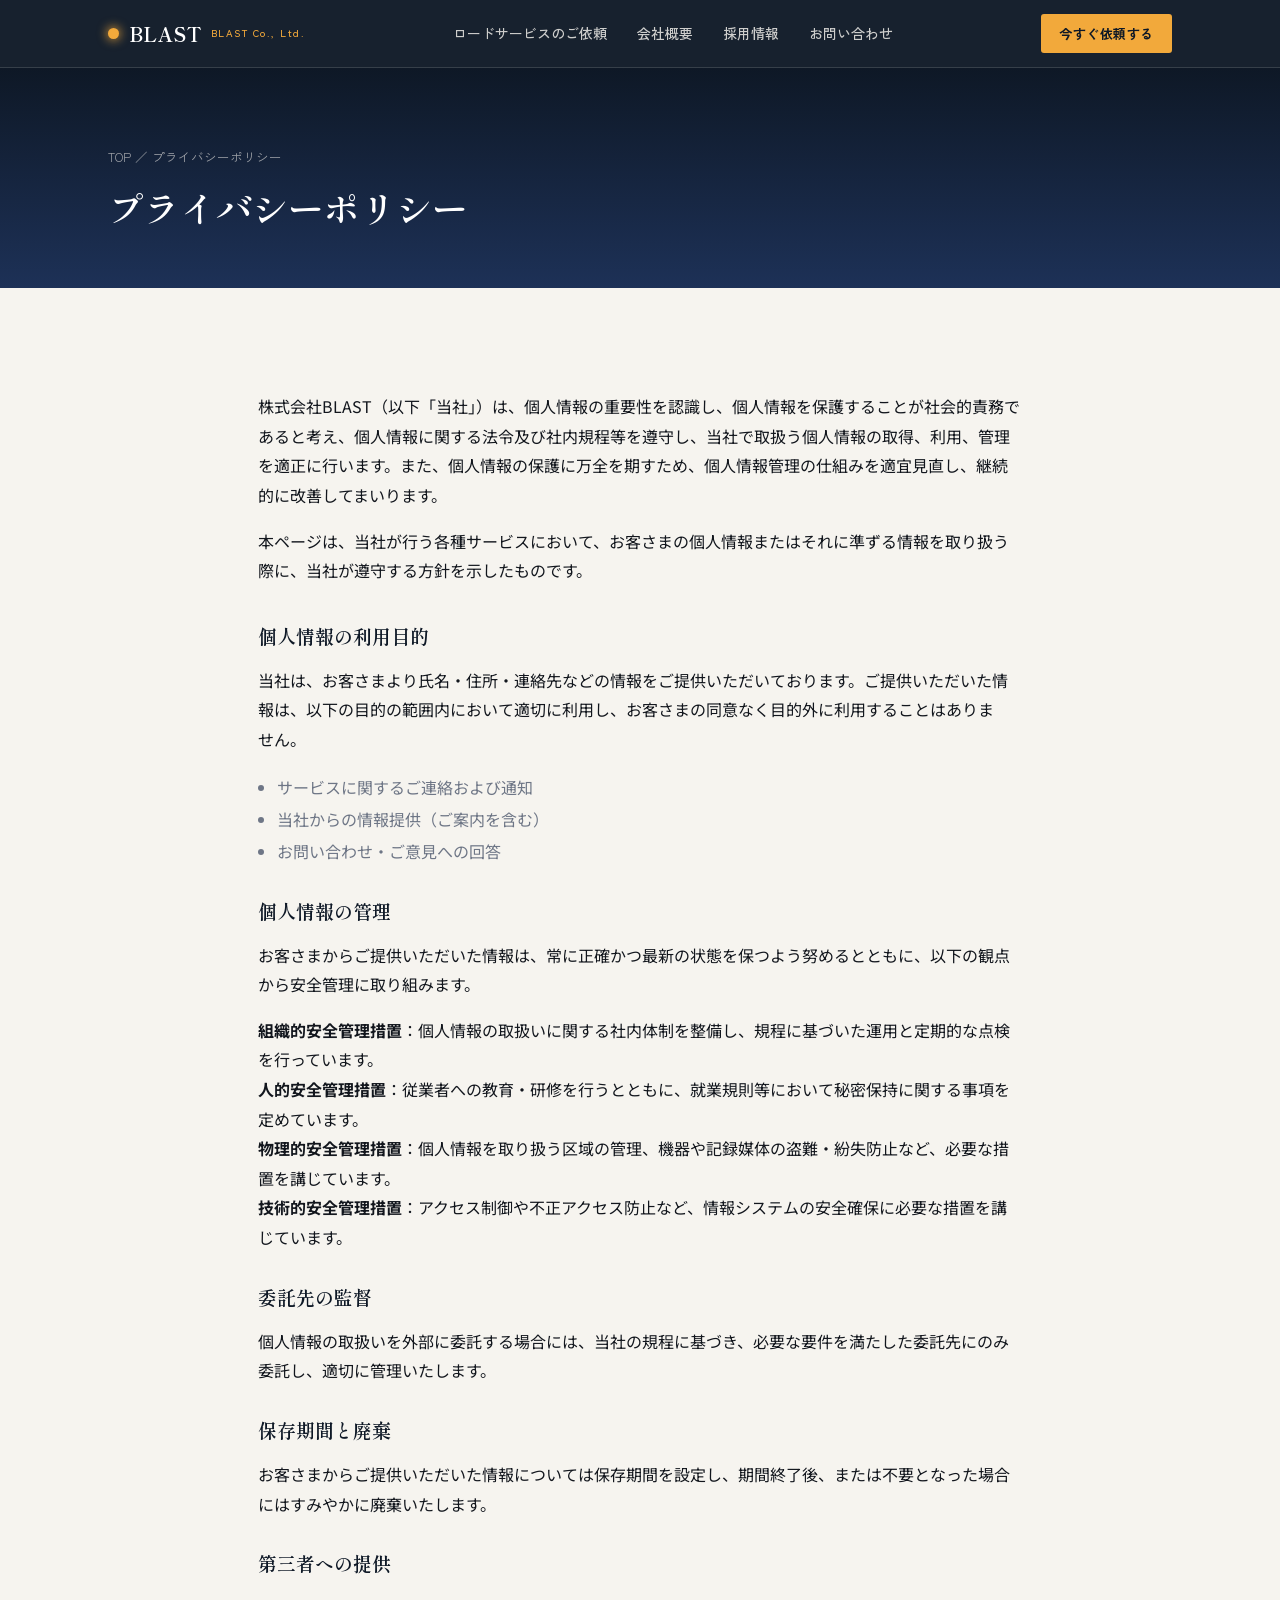
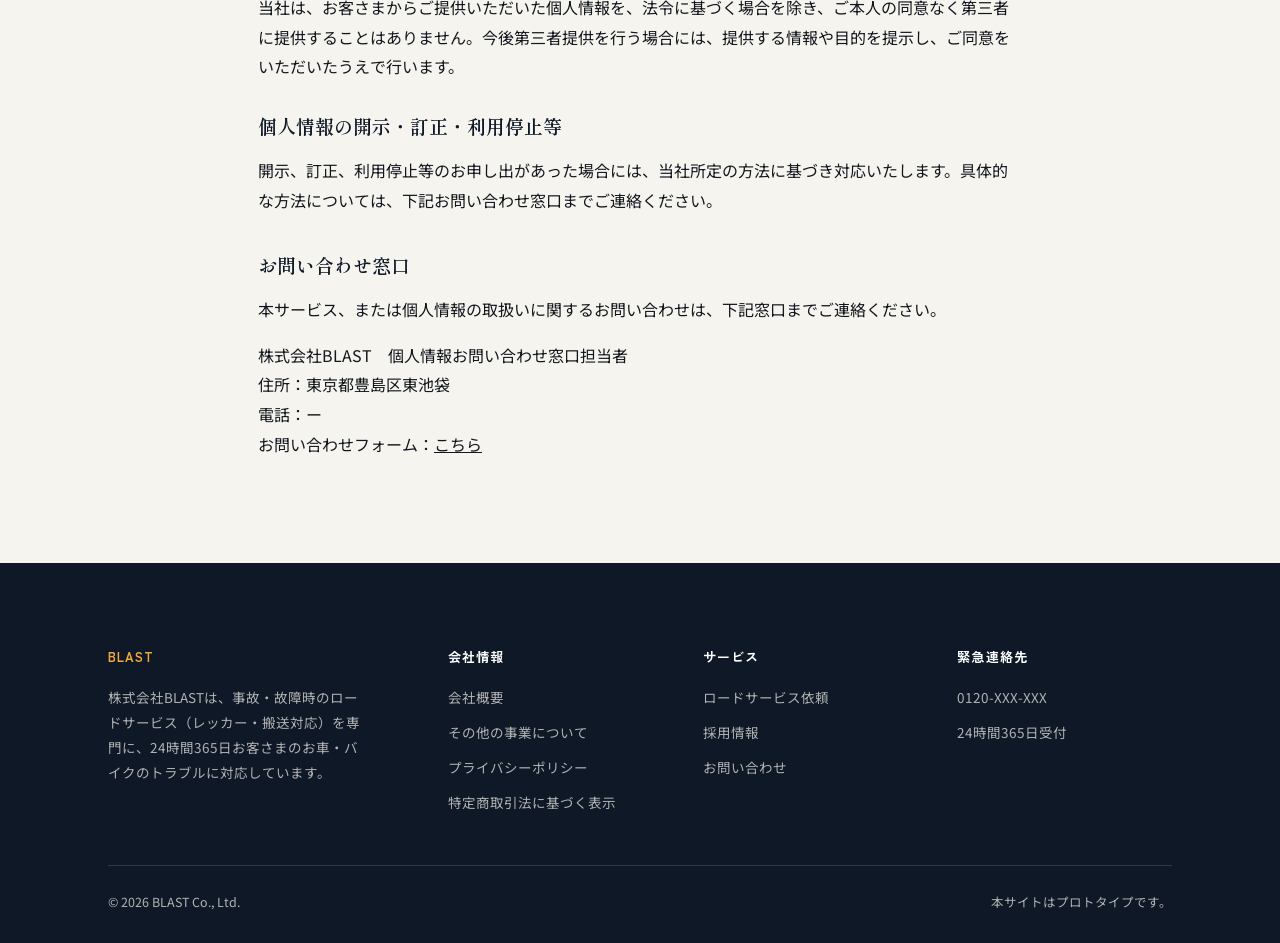
<file: privacy.html>
<!DOCTYPE html>
<html lang="ja">
<head>
<meta charset="UTF-8">
<meta name="viewport" content="width=device-width, initial-scale=1.0">
<title>プライバシーポリシー｜株式会社BLAST</title>
<link rel="stylesheet" href="css/style.css">
</head>
<body>

<header class="site-header">
  <nav class="nav">
    <a href="index.html" class="brand"><span class="beacon-dot"></span>BLAST<small>BLAST Co., Ltd.</small></a>
    <ul class="nav-links" id="navLinks">
      <li><a href="order.html">ロードサービスのご依頼</a></li>
      <li><a href="company.html">会社概要</a></li>
      <li><a href="recruit.html">採用情報</a></li>
      <li><a href="contact.html">お問い合わせ</a></li>
    </ul>
    <div style="display:flex; align-items:center; gap:14px;">
      <button type="button" class="nav-cta" onclick="openQuickOrder(event)">今すぐ依頼する</button>
      <button type="button" class="nav-toggle" id="navToggle" onclick="toggleNav()" aria-label="メニューを開く">
        <span></span><span></span><span></span>
      </button>
    </div>
  </nav>
</header>

<script>
function toggleNav(){
  document.getElementById('navLinks').classList.toggle('open');
  document.getElementById('navToggle').classList.toggle('open');
}
</script>

<div class="page-header">
  <div class="wrap">
    <p class="breadcrumb"><a href="index.html">TOP</a> ／ プライバシーポリシー</p>
    <h1>プライバシーポリシー</h1>
  </div>
</div>

<section>
  <div class="wrap" style="max-width:820px;">
    <p>株式会社BLAST（以下「当社」）は、個人情報の重要性を認識し、個人情報を保護することが社会的責務であると考え、個人情報に関する法令及び社内規程等を遵守し、当社で取扱う個人情報の取得、利用、管理を適正に行います。また、個人情報の保護に万全を期すため、個人情報管理の仕組みを適宜見直し、継続的に改善してまいります。</p>
    <p>本ページは、当社が行う各種サービスにおいて、お客さまの個人情報またはそれに準ずる情報を取り扱う際に、当社が遵守する方針を示したものです。</p>

    <h3 style="margin-top:36px;">個人情報の利用目的</h3>
    <p>当社は、お客さまより氏名・住所・連絡先などの情報をご提供いただいております。ご提供いただいた情報は、以下の目的の範囲内において適切に利用し、お客さまの同意なく目的外に利用することはありません。</p>
    <ul style="color:var(--steel); padding-left:1.2em; line-height:2;">
      <li>サービスに関するご連絡および通知</li>
      <li>当社からの情報提供（ご案内を含む）</li>
      <li>お問い合わせ・ご意見への回答</li>
    </ul>

    <h3 style="margin-top:30px;">個人情報の管理</h3>
    <p>お客さまからご提供いただいた情報は、常に正確かつ最新の状態を保つよう努めるとともに、以下の観点から安全管理に取り組みます。</p>
    <p><strong>組織的安全管理措置</strong>：個人情報の取扱いに関する社内体制を整備し、規程に基づいた運用と定期的な点検を行っています。<br>
    <strong>人的安全管理措置</strong>：従業者への教育・研修を行うとともに、就業規則等において秘密保持に関する事項を定めています。<br>
    <strong>物理的安全管理措置</strong>：個人情報を取り扱う区域の管理、機器や記録媒体の盗難・紛失防止など、必要な措置を講じています。<br>
    <strong>技術的安全管理措置</strong>：アクセス制御や不正アクセス防止など、情報システムの安全確保に必要な措置を講じています。</p>

    <h3 style="margin-top:30px;">委託先の監督</h3>
    <p>個人情報の取扱いを外部に委託する場合には、当社の規程に基づき、必要な要件を満たした委託先にのみ委託し、適切に管理いたします。</p>

    <h3 style="margin-top:30px;">保存期間と廃棄</h3>
    <p>お客さまからご提供いただいた情報については保存期間を設定し、期間終了後、または不要となった場合にはすみやかに廃棄いたします。</p>

    <h3 style="margin-top:30px;">第三者への提供</h3>
    <p>当社は、お客さまからご提供いただいた個人情報を、法令に基づく場合を除き、ご本人の同意なく第三者に提供することはありません。今後第三者提供を行う場合には、提供する情報や目的を提示し、ご同意をいただいたうえで行います。</p>

    <h3 style="margin-top:30px;">個人情報の開示・訂正・利用停止等</h3>
    <p>開示、訂正、利用停止等のお申し出があった場合には、当社所定の方法に基づき対応いたします。具体的な方法については、下記お問い合わせ窓口までご連絡ください。</p>

    <h3 style="margin-top:36px;">お問い合わせ窓口</h3>
    <p>本サービス、または個人情報の取扱いに関するお問い合わせは、下記窓口までご連絡ください。</p>
    <p>株式会社BLAST　個人情報お問い合わせ窓口担当者<br>住所：東京都豊島区東池袋<br>電話：ー<br>お問い合わせフォーム：<a href="contact.html" style="text-decoration:underline;">こちら</a></p>
  </div>
</section>

<footer>
  <div class="wrap">
    <div class="footer-grid">
      <div>
        <h5 style="color:var(--beacon)">BLAST</h5>
        <p style="font-size:13.5px; max-width:32ch;">株式会社BLASTは、事故・故障時のロードサービス（レッカー・搬送対応）を専門に、24時間365日お客さまのお車・バイクのトラブルに対応しています。</p>
      </div>
      <div>
        <h5>会社情報</h5>
        <ul>
          <li><a href="company.html">会社概要</a></li>
          <li><a href="company.html#other-business">その他の事業について</a></li>
          <li><a href="privacy.html">プライバシーポリシー</a></li>
          <li><a href="tokushoho.html">特定商取引法に基づく表示</a></li>
        </ul>
      </div>
      <div>
        <h5>サービス</h5>
        <ul>
          <li><a href="order.html">ロードサービス依頼</a></li>
          <li><a href="recruit.html">採用情報</a></li>
          <li><a href="contact.html">お問い合わせ</a></li>
        </ul>
      </div>
      <div>
        <h5>緊急連絡先</h5>
        <ul>
          <li>0120-XXX-XXX</li>
          <li>24時間365日受付</li>
        </ul>
      </div>
    </div>
    <div class="footer-bottom">
      <span>&copy; 2026 BLAST Co., Ltd.</span>
      <span>本サイトはプロトタイプです。</span>
    </div>
  </div>
</footer>


<div class="modal-overlay" id="quickOrderModal">
  <div class="modal-box">
    <button class="modal-close" onclick="closeQuickOrder()" aria-label="閉じる">×</button>
    <h3>ご依頼方法を選択してください</h3>
    <p>お急ぎの場合はお電話が最短です。お急ぎでない場合はWebフォームからもご依頼いただけます。</p>
    <div class="modal-choice">
      <a href="tel:0120XXXXXX" class="btn btn-primary">電話をかける（0120-XXX-XXX）</a>
      <a href="order.html" class="btn btn-dark">Web依頼フォームへ進む</a>
    </div>
  </div>
</div>

<script>
function openQuickOrder(e){
  if(e) e.preventDefault();
  document.getElementById('quickOrderModal').classList.add('open');
}
function closeQuickOrder(){
  document.getElementById('quickOrderModal').classList.remove('open');
}
</script>

</body>
</html>
</file>
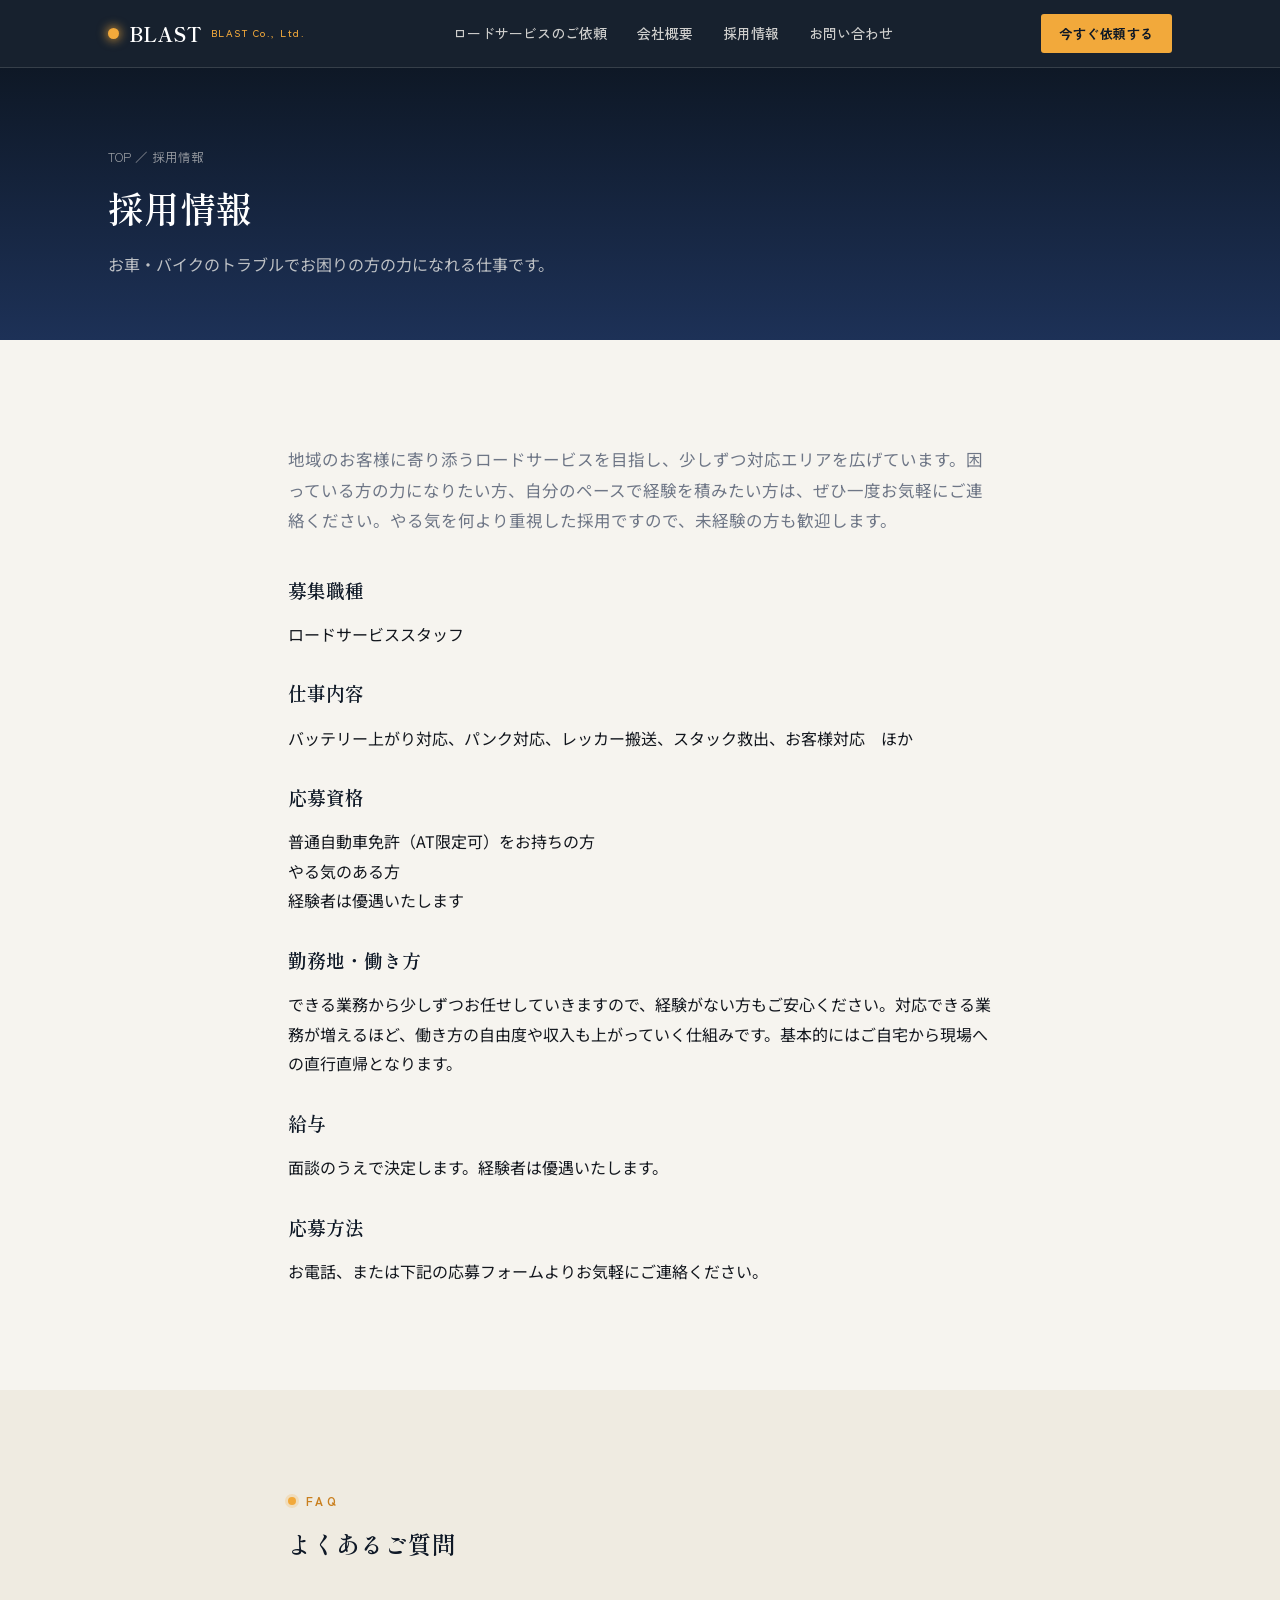
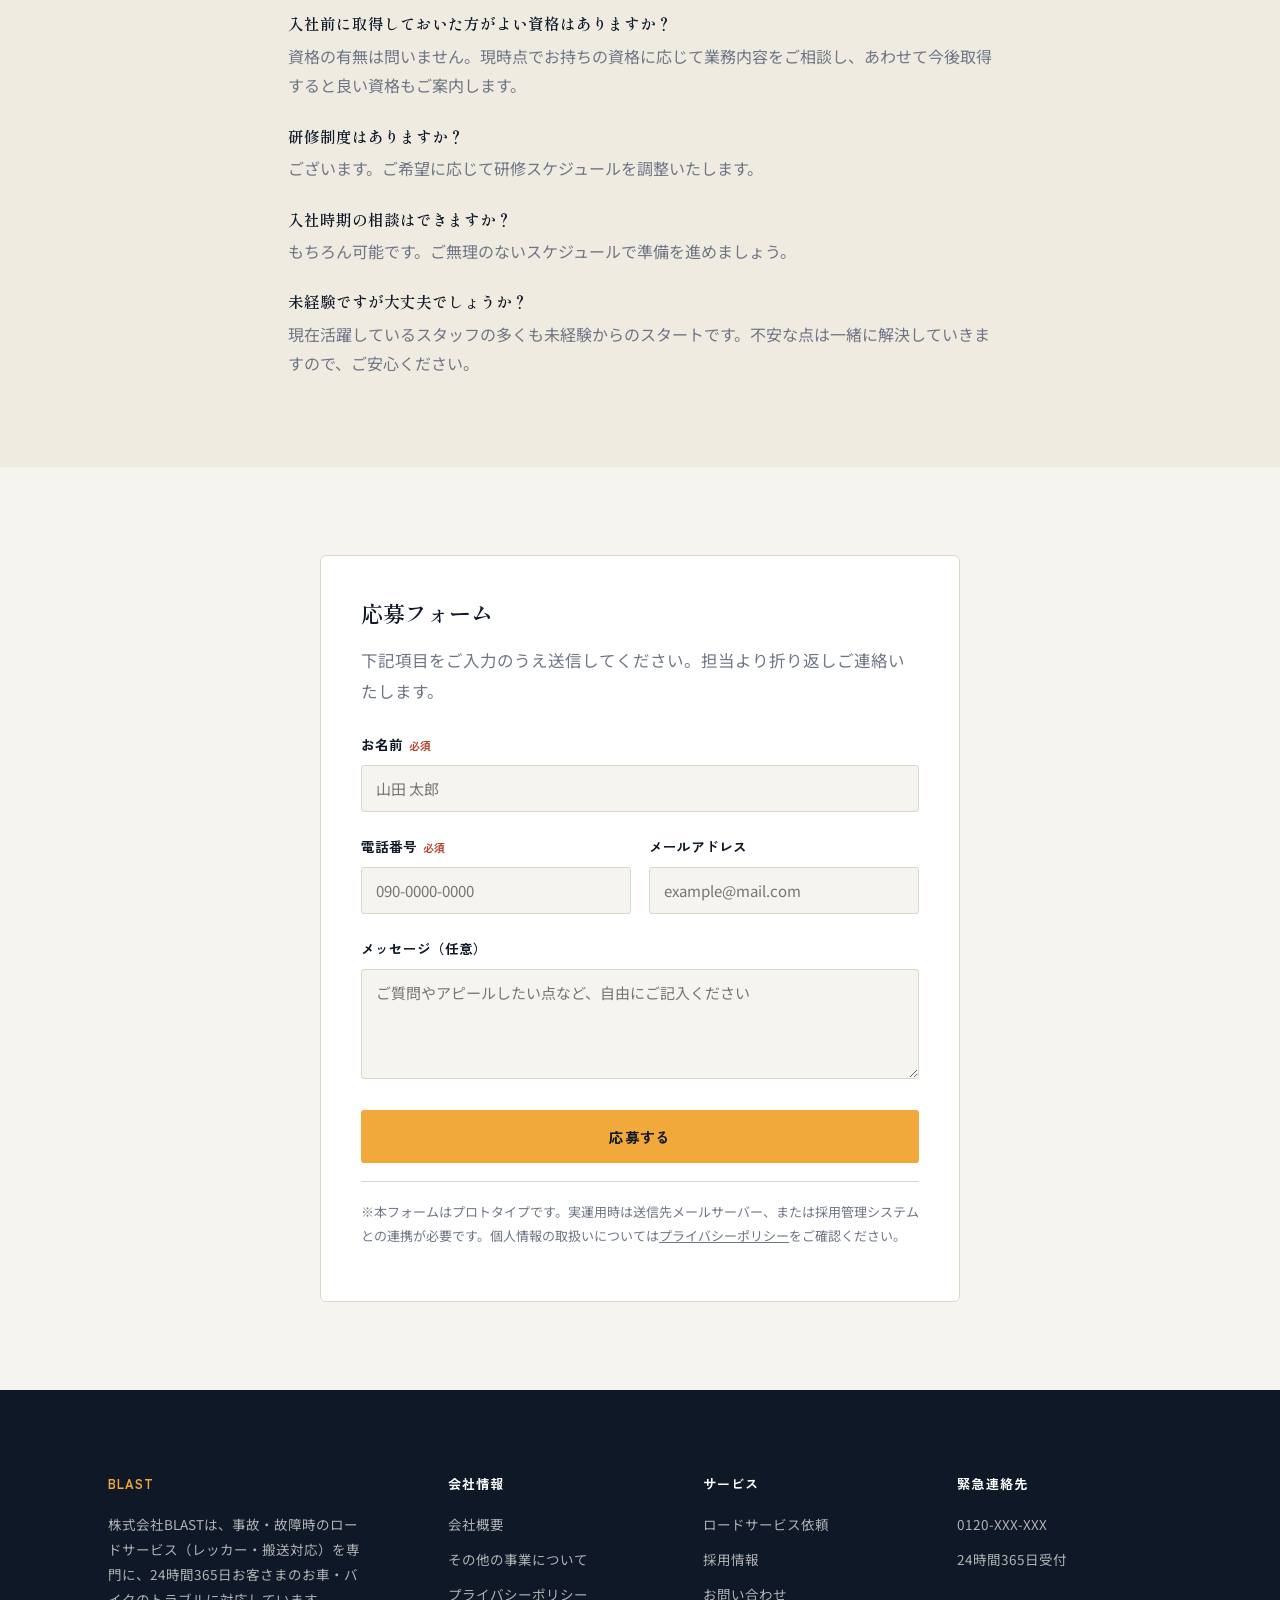
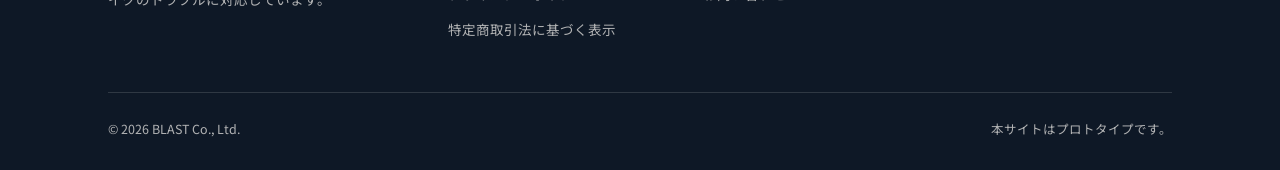
<file: recruit.html>
<!DOCTYPE html>
<html lang="ja">
<head>
<meta charset="UTF-8">
<meta name="viewport" content="width=device-width, initial-scale=1.0">
<title>採用情報｜株式会社BLAST</title>
<link rel="stylesheet" href="css/style.css">
</head>
<body>

<header class="site-header">
  <nav class="nav">
    <a href="index.html" class="brand"><span class="beacon-dot"></span>BLAST<small>BLAST Co., Ltd.</small></a>
    <ul class="nav-links" id="navLinks">
      <li><a href="order.html">ロードサービスのご依頼</a></li>
      <li><a href="company.html">会社概要</a></li>
      <li><a href="recruit.html">採用情報</a></li>
      <li><a href="contact.html">お問い合わせ</a></li>
    </ul>
    <div style="display:flex; align-items:center; gap:14px;">
      <button type="button" class="nav-cta" onclick="openQuickOrder(event)">今すぐ依頼する</button>
      <button type="button" class="nav-toggle" id="navToggle" onclick="toggleNav()" aria-label="メニューを開く">
        <span></span><span></span><span></span>
      </button>
    </div>
  </nav>
</header>

<script>
function toggleNav(){
  document.getElementById('navLinks').classList.toggle('open');
  document.getElementById('navToggle').classList.toggle('open');
}
</script>

<div class="page-header">
  <div class="wrap">
    <p class="breadcrumb"><a href="index.html">TOP</a> ／ 採用情報</p>
    <h1>採用情報</h1>
    <p style="color:rgba(246,244,239,0.75); max-width:56ch;">お車・バイクのトラブルでお困りの方の力になれる仕事です。</p>
  </div>
</div>

<section>
  <div class="wrap" style="max-width:760px;">
    <p class="lead">地域のお客様に寄り添うロードサービスを目指し、少しずつ対応エリアを広げています。困っている方の力になりたい方、自分のペースで経験を積みたい方は、ぜひ一度お気軽にご連絡ください。やる気を何より重視した採用ですので、未経験の方も歓迎します。</p>

    <h3 style="margin-top:40px;">募集職種</h3>
    <p>ロードサービススタッフ</p>

    <h3 style="margin-top:30px;">仕事内容</h3>
    <p>バッテリー上がり対応、パンク対応、レッカー搬送、スタック救出、お客様対応　ほか</p>

    <h3 style="margin-top:30px;">応募資格</h3>
    <p>普通自動車免許（AT限定可）をお持ちの方<br>やる気のある方<br>経験者は優遇いたします</p>

    <h3 style="margin-top:30px;">勤務地・働き方</h3>
    <p>できる業務から少しずつお任せしていきますので、経験がない方もご安心ください。対応できる業務が増えるほど、働き方の自由度や収入も上がっていく仕組みです。基本的にはご自宅から現場への直行直帰となります。</p>

    <h3 style="margin-top:30px;">給与</h3>
    <p>面談のうえで決定します。経験者は優遇いたします。</p>

    <h3 style="margin-top:30px;">応募方法</h3>
    <p>お電話、または下記の応募フォームよりお気軽にご連絡ください。</p>
  </div>
</section>

<section class="section-alt">
  <div class="wrap" style="max-width:760px;">
    <div class="section-head">
      <p class="eyebrow">FAQ</p>
      <h2>よくあるご質問</h2>
    </div>
    <div style="margin-bottom:24px;">
      <h4 style="font-size:15.5px; margin-bottom:6px;">入社前に取得しておいた方がよい資格はありますか？</h4>
      <p style="color:var(--steel); margin:0;">資格の有無は問いません。現時点でお持ちの資格に応じて業務内容をご相談し、あわせて今後取得すると良い資格もご案内します。</p>
    </div>
    <div style="margin-bottom:24px;">
      <h4 style="font-size:15.5px; margin-bottom:6px;">研修制度はありますか？</h4>
      <p style="color:var(--steel); margin:0;">ございます。ご希望に応じて研修スケジュールを調整いたします。</p>
    </div>
    <div style="margin-bottom:24px;">
      <h4 style="font-size:15.5px; margin-bottom:6px;">入社時期の相談はできますか？</h4>
      <p style="color:var(--steel); margin:0;">もちろん可能です。ご無理のないスケジュールで準備を進めましょう。</p>
    </div>
    <div>
      <h4 style="font-size:15.5px; margin-bottom:6px;">未経験ですが大丈夫でしょうか？</h4>
      <p style="color:var(--steel); margin:0;">現在活躍しているスタッフの多くも未経験からのスタートです。不安な点は一緒に解決していきますので、ご安心ください。</p>
    </div>
  </div>
</section>

<section>
  <div class="wrap">
    <div class="form-wrap" style="max-width:640px; margin:0 auto;">
      <h2 style="font-size:22px; margin-bottom:6px;">応募フォーム</h2>
      <p class="lead" style="margin-bottom:26px;">下記項目をご入力のうえ送信してください。担当より折り返しご連絡いたします。</p>

      <form id="recruitForm" onsubmit="return handleRecruitSubmit(event)">
        <div class="form-row">
          <label>お名前<span class="req">必須</span></label>
          <input type="text" required placeholder="山田 太郎">
        </div>
        <div class="form-cols">
          <div class="form-row">
            <label>電話番号<span class="req">必須</span></label>
            <input type="tel" required placeholder="090-0000-0000">
          </div>
          <div class="form-row">
            <label>メールアドレス</label>
            <input type="email" placeholder="example@mail.com">
          </div>
        </div>
        <div class="form-row">
          <label>メッセージ（任意）</label>
          <textarea rows="4" placeholder="ご質問やアピールしたい点など、自由にご記入ください"></textarea>
        </div>
        <button type="submit" class="btn btn-primary" style="width:100%; justify-content:center;">応募する</button>
        <p class="form-submit-note">※本フォームはプロトタイプです。実運用時は送信先メールサーバー、または採用管理システムとの連携が必要です。個人情報の取扱いについては<a href="privacy.html" style="text-decoration:underline;">プライバシーポリシー</a>をご確認ください。</p>
      </form>

      <div class="thanks-box" id="recruitThanks">
        ご応募ありがとうございます。内容を確認のうえ、担当よりご連絡いたします。
      </div>
    </div>
  </div>
</section>

<footer>
  <div class="wrap">
    <div class="footer-grid">
      <div>
        <h5 style="color:var(--beacon)">BLAST</h5>
        <p style="font-size:13.5px; max-width:32ch;">株式会社BLASTは、事故・故障時のロードサービス（レッカー・搬送対応）を専門に、24時間365日お客さまのお車・バイクのトラブルに対応しています。</p>
      </div>
      <div>
        <h5>会社情報</h5>
        <ul>
          <li><a href="company.html">会社概要</a></li>
          <li><a href="company.html#other-business">その他の事業について</a></li>
          <li><a href="privacy.html">プライバシーポリシー</a></li>
          <li><a href="tokushoho.html">特定商取引法に基づく表示</a></li>
        </ul>
      </div>
      <div>
        <h5>サービス</h5>
        <ul>
          <li><a href="order.html">ロードサービス依頼</a></li>
          <li><a href="recruit.html">採用情報</a></li>
          <li><a href="contact.html">お問い合わせ</a></li>
        </ul>
      </div>
      <div>
        <h5>緊急連絡先</h5>
        <ul>
          <li>0120-XXX-XXX</li>
          <li>24時間365日受付</li>
        </ul>
      </div>
    </div>
    <div class="footer-bottom">
      <span>&copy; 2026 BLAST Co., Ltd.</span>
      <span>本サイトはプロトタイプです。</span>
    </div>
  </div>
</footer>

<script>
function handleRecruitSubmit(e){
  e.preventDefault();
  document.getElementById('recruitForm').style.display = 'none';
  document.getElementById('recruitThanks').style.display = 'block';
  return false;
}
</script>


<div class="modal-overlay" id="quickOrderModal">
  <div class="modal-box">
    <button class="modal-close" onclick="closeQuickOrder()" aria-label="閉じる">×</button>
    <h3>ご依頼方法を選択してください</h3>
    <p>お急ぎの場合はお電話が最短です。お急ぎでない場合はWebフォームからもご依頼いただけます。</p>
    <div class="modal-choice">
      <a href="tel:0120XXXXXX" class="btn btn-primary">電話をかける（0120-XXX-XXX）</a>
      <a href="order.html" class="btn btn-dark">Web依頼フォームへ進む</a>
    </div>
  </div>
</div>

<script>
function openQuickOrder(e){
  if(e) e.preventDefault();
  document.getElementById('quickOrderModal').classList.add('open');
}
function closeQuickOrder(){
  document.getElementById('quickOrderModal').classList.remove('open');
}
</script>

</body>
</html>
</file>
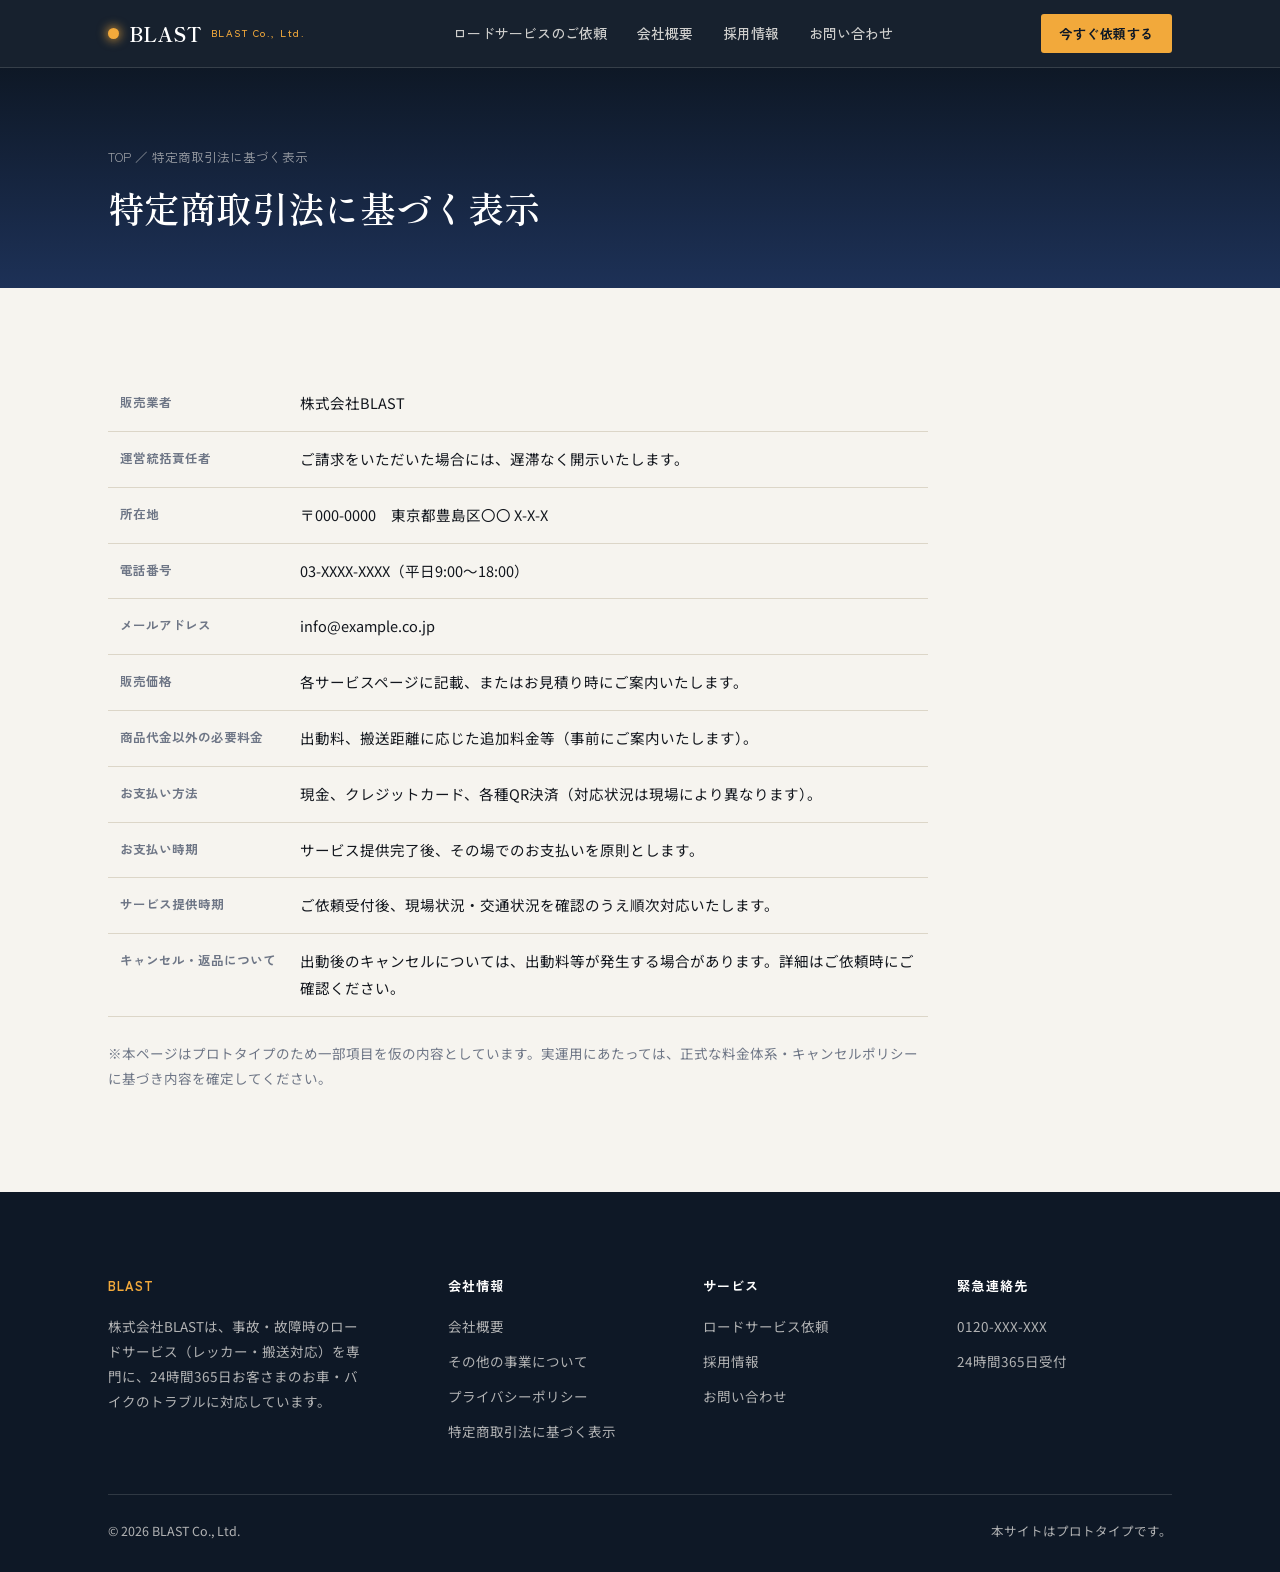
<file: tokushoho.html>
<!DOCTYPE html>
<html lang="ja">
<head>
<meta charset="UTF-8">
<meta name="viewport" content="width=device-width, initial-scale=1.0">
<title>特定商取引法に基づく表示｜株式会社BLAST</title>
<link rel="stylesheet" href="css/style.css">
</head>
<body>

<header class="site-header">
  <nav class="nav">
    <a href="index.html" class="brand"><span class="beacon-dot"></span>BLAST<small>BLAST Co., Ltd.</small></a>
    <ul class="nav-links" id="navLinks">
      <li><a href="order.html">ロードサービスのご依頼</a></li>
      <li><a href="company.html">会社概要</a></li>
      <li><a href="recruit.html">採用情報</a></li>
      <li><a href="contact.html">お問い合わせ</a></li>
    </ul>
    <div style="display:flex; align-items:center; gap:14px;">
      <button type="button" class="nav-cta" onclick="openQuickOrder(event)">今すぐ依頼する</button>
      <button type="button" class="nav-toggle" id="navToggle" onclick="toggleNav()" aria-label="メニューを開く">
        <span></span><span></span><span></span>
      </button>
    </div>
  </nav>
</header>

<script>
function toggleNav(){
  document.getElementById('navLinks').classList.toggle('open');
  document.getElementById('navToggle').classList.toggle('open');
}
</script>

<div class="page-header">
  <div class="wrap">
    <p class="breadcrumb"><a href="index.html">TOP</a> ／ 特定商取引法に基づく表示</p>
    <h1>特定商取引法に基づく表示</h1>
  </div>
</div>

<section>
  <div class="wrap">
    <table class="reg-table" style="max-width:820px;">
      <tr><th>販売業者</th><td>株式会社BLAST</td></tr>
      <tr><th>運営統括責任者</th><td>ご請求をいただいた場合には、遅滞なく開示いたします。</td></tr>
      <tr><th>所在地</th><td>〒000-0000　東京都豊島区〇〇 X-X-X</td></tr>
      <tr><th>電話番号</th><td>03-XXXX-XXXX（平日9:00〜18:00）</td></tr>
      <tr><th>メールアドレス</th><td>info@example.co.jp</td></tr>
      <tr><th>販売価格</th><td>各サービスページに記載、またはお見積り時にご案内いたします。</td></tr>
      <tr><th>商品代金以外の必要料金</th><td>出動料、搬送距離に応じた追加料金等（事前にご案内いたします）。</td></tr>
      <tr><th>お支払い方法</th><td>現金、クレジットカード、各種QR決済（対応状況は現場により異なります）。</td></tr>
      <tr><th>お支払い時期</th><td>サービス提供完了後、その場でのお支払いを原則とします。</td></tr>
      <tr><th>サービス提供時期</th><td>ご依頼受付後、現場状況・交通状況を確認のうえ順次対応いたします。</td></tr>
      <tr><th>キャンセル・返品について</th><td>出動後のキャンセルについては、出動料等が発生する場合があります。詳細はご依頼時にご確認ください。</td></tr>
    </table>
    <p style="margin-top:24px; color:var(--steel); font-size:13.5px; max-width:820px;">※本ページはプロトタイプのため一部項目を仮の内容としています。実運用にあたっては、正式な料金体系・キャンセルポリシーに基づき内容を確定してください。</p>
  </div>
</section>

<footer>
  <div class="wrap">
    <div class="footer-grid">
      <div>
        <h5 style="color:var(--beacon)">BLAST</h5>
        <p style="font-size:13.5px; max-width:32ch;">株式会社BLASTは、事故・故障時のロードサービス（レッカー・搬送対応）を専門に、24時間365日お客さまのお車・バイクのトラブルに対応しています。</p>
      </div>
      <div>
        <h5>会社情報</h5>
        <ul>
          <li><a href="company.html">会社概要</a></li>
          <li><a href="company.html#other-business">その他の事業について</a></li>
          <li><a href="privacy.html">プライバシーポリシー</a></li>
          <li><a href="tokushoho.html">特定商取引法に基づく表示</a></li>
        </ul>
      </div>
      <div>
        <h5>サービス</h5>
        <ul>
          <li><a href="order.html">ロードサービス依頼</a></li>
          <li><a href="recruit.html">採用情報</a></li>
          <li><a href="contact.html">お問い合わせ</a></li>
        </ul>
      </div>
      <div>
        <h5>緊急連絡先</h5>
        <ul>
          <li>0120-XXX-XXX</li>
          <li>24時間365日受付</li>
        </ul>
      </div>
    </div>
    <div class="footer-bottom">
      <span>&copy; 2026 BLAST Co., Ltd.</span>
      <span>本サイトはプロトタイプです。</span>
    </div>
  </div>
</footer>


<div class="modal-overlay" id="quickOrderModal">
  <div class="modal-box">
    <button class="modal-close" onclick="closeQuickOrder()" aria-label="閉じる">×</button>
    <h3>ご依頼方法を選択してください</h3>
    <p>お急ぎの場合はお電話が最短です。お急ぎでない場合はWebフォームからもご依頼いただけます。</p>
    <div class="modal-choice">
      <a href="tel:0120XXXXXX" class="btn btn-primary">電話をかける（0120-XXX-XXX）</a>
      <a href="order.html" class="btn btn-dark">Web依頼フォームへ進む</a>
    </div>
  </div>
</div>

<script>
function openQuickOrder(e){
  if(e) e.preventDefault();
  document.getElementById('quickOrderModal').classList.add('open');
}
function closeQuickOrder(){
  document.getElementById('quickOrderModal').classList.remove('open');
}
</script>

</body>
</html>
</file>
<file: css/style.css>
/* ============================================================
   Safety Road Co., Ltd. — Corporate Site
   Design concept: 夜のロードサービス。信頼のネイビーと
   レッカー車のビーコン(警光灯)を象るアンバーの灯り。
   ============================================================ */

@import url('https://fonts.googleapis.com/css2?family=Shippori+Mincho:wght@500;600;800&family=Noto+Sans+JP:wght@400;500;700&family=Zen+Kaku+Gothic+New:wght@500;700&display=swap');

:root{
  --ink:        #12161D;
  --navy:       #1D3157;
  --navy-2:     #274A7D;
  --navy-deep:  #0E1826;
  --beacon:     #F2A93B;
  --beacon-dim: #C97F1E;
  --paper:      #F6F4EF;
  --paper-2:    #EFEBE1;
  --steel:      #6E7686;
  --line:       #DCD6C8;
  --line-dark:  rgba(246,244,239,0.14);
  --success:    #3E7C59;
  --danger:     #B4442E;

  --font-display: 'Shippori Mincho', serif;
  --font-body:    'Noto Sans JP', sans-serif;
  --font-util:    'Zen Kaku Gothic New', sans-serif;

  --max: 1120px;
}

*{ box-sizing: border-box; }
html{ scroll-behavior: smooth; }
body{
  margin:0;
  background: var(--paper);
  color: var(--ink);
  font-family: var(--font-body);
  font-size: 16px;
  line-height: 1.85;
  -webkit-font-smoothing: antialiased;
}
h1,h2,h3,h4{
  font-family: var(--font-display);
  color: var(--navy-deep);
  margin: 0 0 0.5em;
  line-height: 1.5;
  font-weight: 600;
}
a{ color: inherit; text-decoration: none; }
img{ max-width: 100%; display:block; }
.wrap{ max-width: var(--max); margin: 0 auto; padding: 0 28px; }

/* -------------------- utility labels / eyebrow -------------------- */
.eyebrow{
  font-family: var(--font-util);
  letter-spacing: .28em;
  font-size: 12px;
  color: var(--beacon-dim);
  display: inline-flex;
  align-items: center;
  gap: 10px;
  margin-bottom: 14px;
  font-weight: 700;
}
.eyebrow::before{
  content:'';
  width: 8px; height: 8px; border-radius: 50%;
  background: var(--beacon);
  box-shadow: 0 0 0 3px rgba(242,169,59,0.22);
}

/* -------------------- header / nav -------------------- */
.site-header{
  position: sticky; top:0; z-index: 100;
  background: rgba(14,24,38,0.96);
  backdrop-filter: blur(6px);
  border-bottom: 1px solid var(--line-dark);
}
.nav{
  max-width: var(--max); margin:0 auto; padding: 14px 28px;
  display:flex; align-items:center; justify-content:space-between;
  position: relative;
}
.brand{
  display:flex; align-items:center; gap:10px;
  font-family: var(--font-display); font-weight:700;
  color:#fff; font-size: 19px; letter-spacing:.02em;
}
.beacon-dot{
  width:11px; height:11px; border-radius:50%;
  background: var(--beacon);
  box-shadow: 0 0 10px 2px rgba(242,169,59,0.65);
  animation: pulse 2.2s ease-in-out infinite;
  flex-shrink:0;
}
@keyframes pulse{
  0%,100%{ opacity:1; box-shadow: 0 0 10px 2px rgba(242,169,59,0.65);}
  50%{ opacity:.55; box-shadow: 0 0 4px 1px rgba(242,169,59,0.35);}
}
@media (prefers-reduced-motion: reduce){
  .beacon-dot{ animation:none; }
}
.brand small{
  display:block; font-family: var(--font-util); font-weight:500;
  font-size:10px; letter-spacing:.15em; color: var(--beacon);
}
.nav-links{
  display:flex; gap: 30px; list-style:none; margin:0; padding:0;
  font-family: var(--font-util); font-size:14px; font-weight:500;
}
.nav-links a{ color: rgba(246,244,239,0.82); transition: color .2s; }
.nav-links a:hover{ color: var(--beacon); }
.nav-cta{
  font-family: var(--font-util); font-weight:700; font-size:13px;
  background: var(--beacon); color: var(--navy-deep);
  padding: 10px 18px; border-radius: 3px; letter-spacing:.04em;
  transition: background .2s; border:none; cursor:pointer;
}
.nav-cta:hover{ background:#ffbf5c; }
.nav-toggle{
  display:none; background:none; border:none; cursor:pointer;
  width:30px; height:22px; position:relative; flex-shrink:0;
}
.nav-toggle span{
  position:absolute; left:0; right:0; height:2px; background:#fff; border-radius:2px;
  transition: all .2s;
}
.nav-toggle span:nth-child(1){ top:0; }
.nav-toggle span:nth-child(2){ top:10px; }
.nav-toggle span:nth-child(3){ top:20px; }
.nav-toggle.open span:nth-child(1){ transform: translateY(10px) rotate(45deg); }
.nav-toggle.open span:nth-child(2){ opacity:0; }
.nav-toggle.open span:nth-child(3){ transform: translateY(-10px) rotate(-45deg); }

/* -------------------- hero -------------------- */
.hero{
  position:relative;
  background: linear-gradient(180deg, var(--navy-deep) 0%, var(--navy) 100%);
  color:#fff; overflow:hidden;
  padding: 92px 0 78px;
}
.hero .wrap{ position:relative; z-index:2; display:grid; grid-template-columns: 1.15fr .85fr; gap: 40px; align-items:center; }
.hero h1{
  color:#fff; font-size: clamp(30px, 4.2vw, 46px);
  margin-bottom: 22px;
}
.hero h1 em{
  font-style:normal; color: var(--beacon);
}
.hero p{ color: rgba(246,244,239,0.82); font-size:16.5px; max-width: 46ch; }
.hero-badges{ display:flex; gap:14px; margin-top: 30px; flex-wrap:wrap; }
.badge{
  font-family: var(--font-util); font-size:12.5px; font-weight:700;
  border:1px solid var(--line-dark); padding: 9px 14px; border-radius: 3px;
  color: rgba(246,244,239,0.9); letter-spacing:.03em;
}
.hero-cta{ display:flex; gap: 14px; margin-top: 34px; flex-wrap:wrap; }
.btn{
  font-family: var(--font-util); font-weight:700; font-size:14.5px;
  padding: 15px 26px; border-radius: 3px; display:inline-flex; align-items:center; gap:8px;
  transition: all .2s; letter-spacing:.02em; border: 1px solid transparent; cursor:pointer;
}
.btn-primary{ background: var(--beacon); color: var(--navy-deep); }
.btn-primary:hover{ background:#ffbf5c; transform: translateY(-1px); }
.btn-ghost{ border-color: rgba(246,244,239,0.4); color:#fff; background:transparent; }
.btn-ghost:hover{ border-color:#fff; background: rgba(255,255,255,0.06); }
.btn-dark{ background: var(--navy-deep); color:#fff; }
.btn-dark:hover{ background: var(--navy); }

.hero-road{ position:relative; height: 340px; }
.hero-road svg{ width:100%; height:100%; }

/* お急ぎの場合はこちら等の帯。デフォルトは通常フロー、
   .fixed-bottom を付けた場合のみ画面下部に固定表示する */
.road-emergency{
  background: var(--beacon); color: var(--navy-deep);
}
.road-emergency .wrap{
  display:flex; align-items:center; justify-content:space-between;
  padding-top:16px; padding-bottom:16px; flex-wrap:wrap; gap:10px;
}
.road-emergency .tel{
  font-family: var(--font-display); font-size: 22px; font-weight:700;
}
.road-emergency .label{ font-family: var(--font-util); font-size:12px; letter-spacing:.1em; }

/* -------------------- sections -------------------- */
section{ padding: 88px 0; }
.section-alt{ background: var(--paper-2); }
.section-dark{ background: var(--navy-deep); color: rgba(246,244,239,0.9); }
.section-dark h2{ color:#fff; }
.section-head{ max-width: 640px; margin-bottom: 50px; }
.section-head.center{ margin-left:auto; margin-right:auto; text-align:center; }
.lead{ color: var(--steel); font-size: 16.5px; }

p, .lead{
  text-wrap: pretty;
}
hr.rule{ border:none; border-top:1px solid var(--line); margin: 0; }

/* -------------------- grid cards -------------------- */
.grid{ display:grid; gap: 28px; }
.grid-3{ grid-template-columns: repeat(3, 1fr); }
.grid-2{ grid-template-columns: repeat(2, 1fr); }
.grid-4{ grid-template-columns: repeat(4, 1fr); }

.card{
  background:#fff; border:1px solid var(--line); border-radius:4px;
  padding: 32px 28px;
}
.card h3{ font-size:19px; margin-bottom:12px; }
.card p{ color: var(--steel); font-size:14.5px; margin:0; }

.service-card{
  border-left: 3px solid var(--line);
  padding: 22px 0 22px 24px;
}
.service-card.main{ border-left-color: var(--beacon); }
.service-card .tag{
  font-family: var(--font-util); font-size:11px; letter-spacing:.14em;
  color: var(--beacon-dim); font-weight:700; margin-bottom:8px; display:block;
}
.service-card h3{ font-size:18px; margin-bottom:8px; }
.service-card p{ color: var(--steel); font-size:14px; margin:0; }

/* -------------------- process steps (real sequence) -------------------- */
.steps{ display:grid; grid-template-columns: repeat(4,1fr); gap: 0; counter-reset: step; position:relative; }
.step{ position:relative; padding: 0 20px 0 0; }
.step .num{
  font-family: var(--font-display); font-size: 34px; color: var(--beacon-dim);
  margin-bottom: 14px; display:block;
}
.step h4{ font-size:16px; margin-bottom:8px; color: var(--navy-deep); }
.step p{ color: var(--steel); font-size:13.5px; }
.step:not(:last-child)::after{
  content:'―'; position:absolute; right:-6px; top:6px; color: var(--line); font-size:20px;
}

/* -------------------- stats -------------------- */
.stats{ display:grid; grid-template-columns: repeat(4,1fr); gap: 24px; text-align:center; }
.stat b{ font-family: var(--font-display); font-size: 40px; color: var(--beacon); display:block; }
.stat span{ font-family: var(--font-util); font-size:12.5px; letter-spacing:.06em; color: rgba(246,244,239,0.72); }

/* -------------------- forms -------------------- */
.form-wrap{
  background:#fff; border:1px solid var(--line); border-radius:6px;
  padding: 40px; max-width: 720px;
}
.form-row{ margin-bottom: 22px; }
.form-row label{
  display:block; font-family: var(--font-util); font-weight:700; font-size:13.5px;
  margin-bottom:8px; color: var(--navy-deep);
}
.form-row .req{ color: var(--danger); font-size:11px; margin-left:6px; font-weight:700; }
.form-row input, .form-row select, .form-row textarea{
  width:100%; border:1px solid var(--line); border-radius:3px; padding: 12px 14px;
  font-family: var(--font-body); font-size:15px; background: var(--paper);
  color: var(--ink);
}
.form-row input:focus, .form-row select:focus, .form-row textarea:focus{
  outline: 2px solid var(--beacon); outline-offset:1px; border-color: var(--beacon);
}
.form-cols{ display:grid; grid-template-columns:1fr 1fr; gap: 18px; }
.form-note{ font-size:13px; color: var(--steel); margin-top:6px; }
.form-submit-note{
  font-size:13px; color: var(--steel); margin-top: 18px; border-top:1px solid var(--line); padding-top:18px;
}
.thanks-box{
  display:none; background: #EEF5EF; border:1px solid var(--success); color:#20492F;
  padding: 22px 26px; border-radius:6px; font-family: var(--font-util); font-size:14.5px;
}

/* -------------------- table (business list) -------------------- */
.reg-table{ width:100%; border-collapse: collapse; font-size:14.5px; }
.reg-table th, .reg-table td{ text-align:left; padding: 14px 12px; border-bottom:1px solid var(--line); vertical-align:top; }
.reg-table th{ font-family: var(--font-util); font-size:12.5px; color: var(--steel); width: 150px; white-space: nowrap; }

/* -------------------- footer -------------------- */
footer{ background: var(--navy-deep); color: rgba(246,244,239,0.7); padding: 60px 0 30px; }
.footer-grid{ display:grid; grid-template-columns: 1.4fr 1fr 1fr 1fr; gap: 40px; margin-bottom: 40px; }
footer h5{ font-family: var(--font-util); color:#fff; font-size:13px; letter-spacing:.08em; margin-bottom:16px; }
footer ul{ list-style:none; margin:0; padding:0; }
footer li{ margin-bottom:10px; font-size:13.5px; }
footer a:hover{ color: var(--beacon); }
.footer-bottom{
  border-top:1px solid var(--line-dark); padding-top:24px;
  display:flex; justify-content:space-between; font-size:12.5px; flex-wrap:wrap; gap:10px;
}

/* -------------------- page header (sub pages) -------------------- */
.page-header{
  background: linear-gradient(180deg, var(--navy-deep), var(--navy));
  color:#fff; padding: 64px 0 44px;
}
.page-header h1{ color:#fff; font-size: clamp(26px,3.6vw,36px); margin-bottom:10px; }
.breadcrumb{ font-family: var(--font-util); font-size:12.5px; color: rgba(246,244,239,0.6); }
.breadcrumb a:hover{ color: var(--beacon); }

/* -------------------- job cards -------------------- */
.job-card{ background:#fff; border:1px solid var(--line); border-radius:4px; padding: 26px 28px; margin-bottom:18px; }
.job-card .job-top{ display:flex; justify-content:space-between; align-items:baseline; flex-wrap:wrap; gap:10px; }
.job-card h3{ font-size:18px; margin:0; }
.job-meta{ font-family: var(--font-util); font-size:12px; color: var(--steel); display:flex; gap:16px; margin-top:10px; flex-wrap:wrap; }
.pill{ display:inline-block; background: var(--paper-2); border:1px solid var(--line); border-radius:20px; padding:4px 12px; font-size:12px; font-family:var(--font-util); color: var(--navy-2); font-weight:700; }

/* -------------------- case studies -------------------- */
.case-card{
  background: var(--navy-deep); border:1px solid var(--line-dark); border-radius:6px;
  padding: 30px 26px; color: rgba(246,244,239,0.88);
}
.case-card .case-tag{
  display:inline-block; font-family: var(--font-util); font-size:11px; font-weight:700;
  letter-spacing:.1em; color: var(--navy-deep); background: var(--beacon);
  padding: 4px 12px; border-radius: 20px; margin-bottom: 16px;
}
.case-card h3{ color:#fff; font-size:18px; margin-bottom:10px; }
.case-card p{ font-size:14px; color: rgba(246,244,239,0.68); margin:0; }
.case-card .case-result{
  margin-top:14px; padding-top:14px; border-top:1px solid var(--line-dark);
  font-family: var(--font-util); font-size:12.5px; color: var(--beacon); font-weight:700;
}

/* -------------------- checklist strength -------------------- */
.check-list{ list-style:none; margin:0; padding:0; }
.check-list li{
  display:flex; align-items:center; gap:12px; padding: 14px 0; border-bottom:1px solid var(--line);
  font-family: var(--font-util); font-weight:700; font-size:14.5px; color: var(--navy-deep);
}
.check-list li::before{
  content:'✓'; flex-shrink:0; width:26px; height:26px; border-radius:50%;
  background: var(--beacon); color: var(--navy-deep); display:flex; align-items:center; justify-content:center;
  font-size:14px;
}

/* -------------------- reviews -------------------- */
.review-card{
  background:#fff; border:1px solid var(--line); border-radius:6px; padding: 28px 26px;
}
.review-top{ display:flex; align-items:center; gap:12px; margin-bottom:14px; }
.avatar-circle{
  width:42px; height:42px; border-radius:50%; background: var(--navy);
  color: var(--beacon); display:flex; align-items:center; justify-content:center;
  font-family: var(--font-display); font-weight:700; font-size:16px; flex-shrink:0;
}
.review-name{ font-family: var(--font-util); font-weight:700; font-size:13.5px; color: var(--navy-deep); }
.review-meta{ font-size:11.5px; color: var(--steel); }
.stars{ color: var(--beacon); font-size:13px; letter-spacing:2px; margin-bottom:10px; }
.review-card p{ font-size:14px; color: var(--steel); margin:0; }
.review-note{
  font-size:12.5px; color: var(--steel); text-align:center; margin-top:24px;
}

/* -------------------- fixed bottom emergency bar -------------------- */
.road-emergency.fixed-bottom{
  position: fixed; left:0; right:0; bottom:0; z-index: 90;
  box-shadow: 0 -4px 16px rgba(0,0,0,0.25);
}
body.has-fixed-bar{ padding-bottom: 96px; }

/* -------------------- quick order modal -------------------- */
.modal-overlay{
  display:none; position:fixed; inset:0; background: rgba(14,24,38,0.7);
  z-index: 200; align-items:center; justify-content:center; padding: 20px;
}
.modal-overlay.open{ display:flex; }
.modal-box{
  background:#fff; border-radius:8px; max-width: 420px; width:100%;
  padding: 34px 30px; position:relative;
}
.modal-box h3{ font-size:19px; margin-bottom:8px; }
.modal-box p{ color: var(--steel); font-size:14px; margin-bottom:24px; }
.modal-choice{
  display:flex; flex-direction:column; gap:12px;
}
.modal-choice a, .modal-choice button{
  width:100%; justify-content:center; border:none;
}
.modal-close{
  position:absolute; top:14px; right:16px; background:none; border:none;
  font-size:20px; color: var(--steel); cursor:pointer; line-height:1;
}

@media (max-width: 880px){
  .nav-toggle{ display:block; }
  .nav-links{
    display:none; position:absolute; top:100%; left:0; right:0;
    background: var(--navy-deep); flex-direction:column; gap:0;
    border-top:1px solid var(--line-dark); padding: 6px 0;
  }
  .nav-links.open{ display:flex; }
  .nav-links li{ width:100%; }
  .nav-links a{ display:block; padding: 14px 28px; }
  .hero .wrap{ grid-template-columns: 1fr; }
  .hero-road{ height: 200px; order:-1; }
  .grid-3, .grid-4, .grid-2{ grid-template-columns: 1fr; }
  .stats{ grid-template-columns: repeat(2,1fr); }
  .steps{ grid-template-columns: 1fr 1fr; row-gap: 30px; }
  .step:not(:last-child)::after{ display:none; }
  .footer-grid{ grid-template-columns: 1fr 1fr; }
  .form-cols{ grid-template-columns: 1fr; }
  .form-wrap{ padding: 26px; }
  .reg-table th{ width: 104px; white-space: nowrap; font-size:11px; }
  .reg-table td{ padding-left: 8px; }
}
</file>
